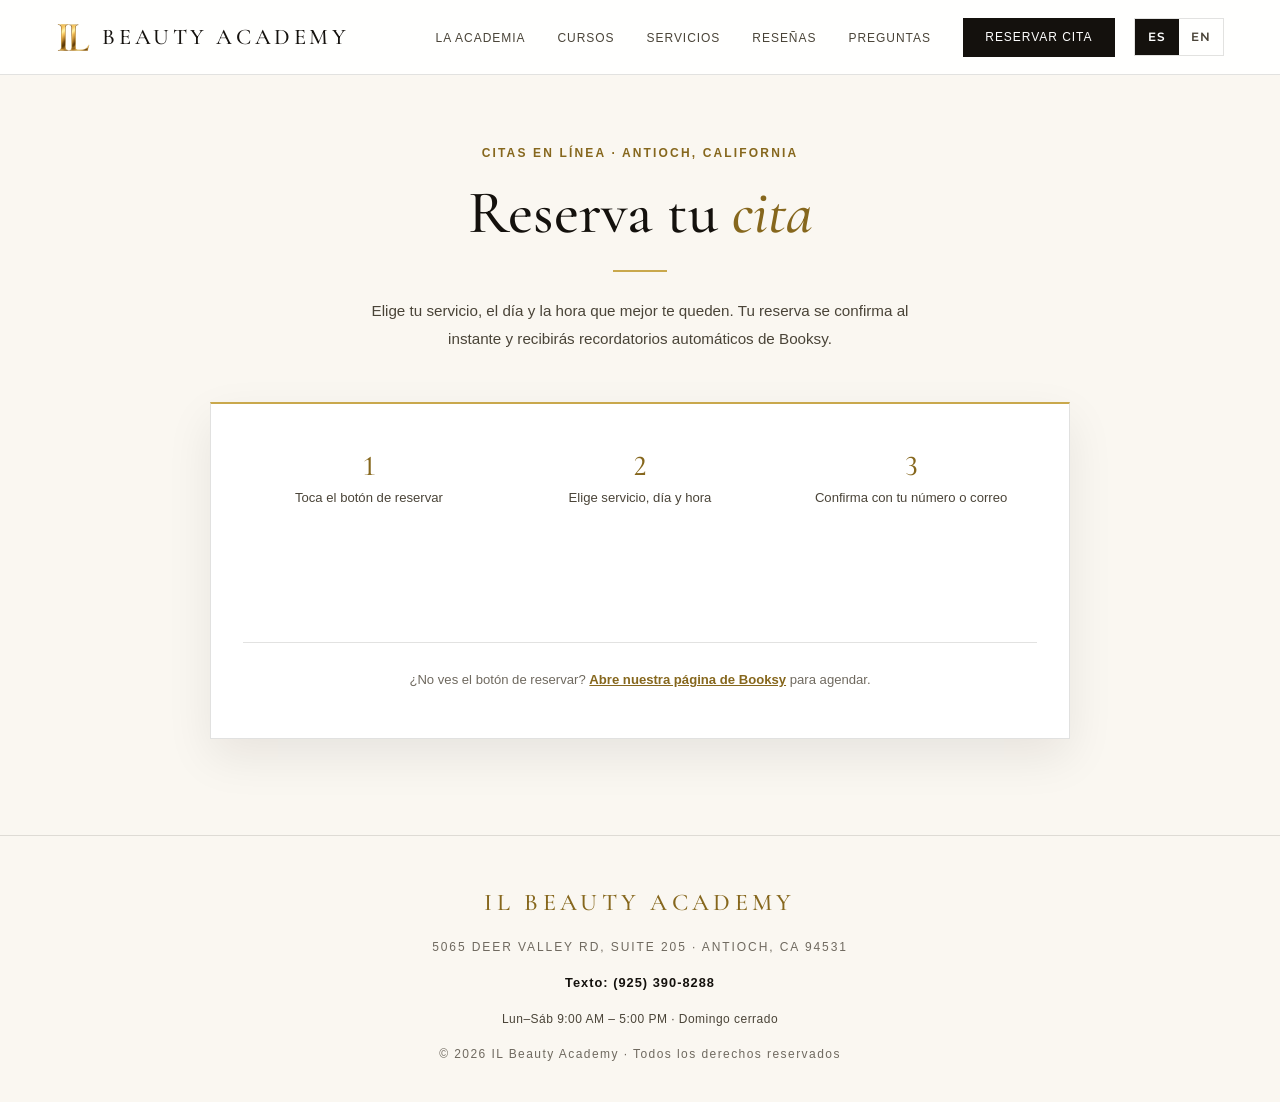
<file: citas/index.html>
<!DOCTYPE html>
<html lang="es">
<head>
<meta charset="UTF-8"/>
<meta name="viewport" content="width=device-width, initial-scale=1.0"/>
<meta name="color-scheme" content="light only"/>
<title>Reserva tu cita · IL Beauty Academy — Antioch, CA</title>
<link rel="icon" type="image/png" sizes="32x32" href="/img/icon-32.png?v=3"/>
<link rel="apple-touch-icon" sizes="180x180" href="/img/icon-180.png?v=3"/>
<meta name="theme-color" content="#14110d"/>
<meta property="og:type" content="website"/>
<meta property="og:site_name" content="IL Beauty Academy"/>
<meta property="og:title" content="Reserva tu cita · IL Beauty Academy"/>
<meta property="og:description" content="Reserva en línea manicura rusa, pestañas, microblading y pedicura en Antioch, CA. / Book online."/>
<meta property="og:url" content="https://ilbeautyacademy.com/citas/"/>
<meta property="og:image" content="https://ilbeautyacademy.com/img/og-image.jpg?v=3"/>
<meta property="og:image:width" content="1200"/>
<meta property="og:image:height" content="630"/>
<meta name="twitter:card" content="summary_large_image"/>
<meta name="description" content="Reserva tu cita en IL Beauty Academy en Antioch, CA. Elige servicio, día y hora en línea a través de Booksy."/>
<link href="https://fonts.googleapis.com/css2?family=Cormorant+Garamond:ital,wght@0,300;0,400;0,500;0,600;1,300;1,400;1,500&family=Montserrat:wght@300;400;500;600;700&display=swap" rel="stylesheet"/>
<style>
  :root{
    color-scheme: light;
    --paper:#ffffff;
    --paper-2:#faf7f1;
    --ink:#14110d;
    --ink-soft:#4a4438;
    --gray:#8a8378;
    --gold:#C9A84C;
    --gold-deep:#9c7823;
    --line:rgba(20,17,13,0.12);
    --gold-line:rgba(156,120,35,0.28);
  }
  *,*::before,*::after{box-sizing:border-box;margin:0;padding:0;}
  html{background:#fff;}
  body{background:var(--paper);color:var(--ink);font-family:'Montserrat',sans-serif;line-height:1.6;overflow-x:hidden;-webkit-font-smoothing:antialiased;min-height:100vh;display:flex;flex-direction:column;}
  a{color:inherit;}

  .eyebrow{font-size:0.62rem;letter-spacing:0.34em;text-transform:uppercase;color:var(--gold-deep);font-weight:600;}
  .display{font-family:'Cormorant Garamond',serif;font-weight:300;line-height:1.04;}
  .display em{font-style:italic;color:var(--gold-deep);}
  .rule{width:54px;height:2px;background:var(--gold);}

  /* ---------- NAV (igual que la portada) ---------- */
  nav{position:fixed;top:0;left:0;right:0;z-index:200;display:flex;align-items:center;justify-content:space-between;
    padding:1.1rem 3.5rem;background:rgba(255,255,255,0.92);backdrop-filter:blur(14px);border-bottom:1px solid var(--line);}
  .logo{font-family:'Cormorant Garamond',serif;font-size:1.4rem;font-weight:500;letter-spacing:0.16em;text-transform:uppercase;color:var(--gold-deep);text-decoration:none;}
  .logo span{color:var(--ink);}
  .nav-links{display:flex;align-items:center;gap:2rem;list-style:none;}
  .nav-links a{display:inline-flex;align-items:center;font-size:0.66rem;letter-spacing:0.18em;text-transform:uppercase;text-decoration:none;color:var(--ink-soft);font-weight:500;transition:color .2s;}
  .nav-links a:hover{color:var(--gold-deep);}
  .nav-cta{background:var(--ink);color:#fff !important;padding:0.62rem 1.4rem;font-size:0.62rem;letter-spacing:0.18em;font-weight:600;transition:background .2s;}
  .nav-cta:hover{background:var(--gold-deep);}
  .hamb{display:none;flex-direction:column;align-items:center;justify-content:center;gap:5px;width:44px;height:44px;background:none;border:none;cursor:pointer;padding:0;}
  .hamb span{width:22px;height:2px;background:var(--ink);transition:.3s;}
  #navtog{display:none;}

  /* ---------- CITAS ---------- */
  main{flex:1;padding:9rem 2rem 6rem;background:var(--paper-2);border-bottom:1px solid var(--line);}
  .wrap{max-width:860px;margin:0 auto;}
  .head{text-align:center;margin-bottom:3rem;}
  .head .eyebrow{display:block;margin-bottom:1rem;}
  .head h1{font-size:clamp(2.4rem,5vw,3.8rem);}
  .head .rule{margin:1.4rem auto 0;}
  .head p{max-width:560px;margin:1.6rem auto 0;color:var(--ink-soft);font-size:0.95rem;line-height:1.85;}

  .booking-card{background:var(--paper);border:1px solid var(--line);border-top:2px solid var(--gold);box-shadow:0 18px 44px rgba(20,17,13,0.08);padding:3rem 2rem;text-align:center;}
  .booking-steps{display:grid;grid-template-columns:repeat(3,1fr);gap:1.2rem;margin-bottom:2.4rem;list-style:none;}
  .booking-steps li{font-size:0.82rem;color:var(--ink-soft);line-height:1.6;}
  .booking-steps b{display:block;font-family:'Cormorant Garamond',serif;font-size:1.8rem;font-weight:500;color:var(--gold-deep);line-height:1;margin-bottom:.4rem;}
  /* Aquí Booksy inserta su botón */
  #booksy-widget{min-height:64px;display:flex;justify-content:center;align-items:center;}

  .booking-alt{margin-top:2rem;padding-top:1.6rem;border-top:1px solid var(--line);font-size:0.82rem;color:var(--gray);}
  .booking-alt a{color:var(--gold-deep);font-weight:600;}

  /* ---------- FOOTER ---------- */
  footer{background:var(--paper-2);color:var(--ink-soft);padding:3rem 2rem 2.4rem;}
  .foot-in{max-width:1180px;margin:0 auto;display:flex;flex-direction:column;align-items:center;gap:1rem;text-align:center;}
  .foot-logo{font-family:'Cormorant Garamond',serif;font-size:1.5rem;font-weight:500;letter-spacing:0.18em;text-transform:uppercase;color:var(--gold-deep);}
  .foot-addr{font-size:0.62rem;letter-spacing:0.16em;text-transform:uppercase;color:var(--gray);}
  .foot-copy{font-size:0.6rem;letter-spacing:0.12em;color:var(--gray);}

  @media (max-width:768px){
    nav{padding:.9rem 1.2rem;}
    .nav-links{position:fixed;top:0;right:0;height:100vh;width:78%;max-width:320px;background:#fff;border-left:1px solid var(--line);flex-direction:column;justify-content:center;align-items:stretch;gap:.4rem;padding:0 2rem;transform:translateX(100%);transition:transform .35s;box-shadow:-10px 0 30px rgba(20,17,13,0.08);}
    .nav-links a{color:var(--ink);font-size:0.95rem;justify-content:center;padding:.95rem 0;min-height:44px;}
    .nav-links .nav-cta{color:#fff !important;background:var(--ink);margin-top:.6rem;padding:1rem 1.4rem;}
    #navtog:checked ~ .nav-links{transform:translateX(0);}
    .hamb{display:flex;z-index:210;}
    #navtog:checked ~ .hamb span:nth-child(1){transform:translateY(7px) rotate(45deg);}
    #navtog:checked ~ .hamb span:nth-child(2){opacity:0;}
    #navtog:checked ~ .hamb span:nth-child(3){transform:translateY(-7px) rotate(-45deg);}
    main{padding:7rem 1rem 4rem;}
    .booking-card{padding:2.2rem 1.2rem;}
    .booking-steps{grid-template-columns:1fr;}
  }
</style>
<link rel="stylesheet" href="/typography.css?v=2"/>
<link rel="stylesheet" href="/site.css?v=20"/>
<!-- Meta Pixel -->
<script>
!function(f,b,e,v,n,t,s){if(f.fbq)return;n=f.fbq=function(){n.callMethod?
n.callMethod.apply(n,arguments):n.queue.push(arguments)};if(!f._fbq)f._fbq=n;
n.push=n;n.loaded=!0;n.version='2.0';n.queue=[];t=b.createElement(e);t.async=!0;
t.src=v;s=b.getElementsByTagName(e)[0];s.parentNode.insertBefore(t,s)}(window,
document,'script','https://connect.facebook.net/en_US/fbevents.js');
fbq('init','1121499000759709');
fbq('track','PageView');
</script>
<noscript><img height="1" width="1" style="display:none" alt="" src="https://www.facebook.com/tr?id=1121499000759709&ev=PageView&noscript=1"/></noscript>
<!-- End Meta Pixel -->
</head>
<body>

<nav>
  <a href="/" class="logo" aria-label="IL Beauty Academy"><img class="logo-mark" src="/img/logo-il.png?v=2" alt="" width="44" height="44"/><span class="logo-text">Beauty Academy</span></a>
  <input type="checkbox" id="navtog"/>
  <ul class="nav-links">
    <li><a href="/#top">La Academia</a></li>
    <li><a href="/cursos/">Cursos</a></li>
    <li><a href="/#servicios">Servicios</a></li>
    <li><a href="/#resenas">Reseñas</a></li>
    <li><a href="/#faq">Preguntas</a></li>
    <li><a class="nav-cta" href="/citas/" aria-current="page">Reservar cita</a></li>
  </ul>
  <div class="lang-switch" role="group" aria-label="Idioma / Language"><button type="button" data-lang="es" lang="es" aria-pressed="true">ES</button><button type="button" data-lang="en" lang="en" aria-pressed="false">EN</button></div>
  <label class="hamb" for="navtog"><span></span><span></span><span></span></label>
</nav>

<main>
  <div class="wrap">
    <div class="head">
      <span class="eyebrow">Citas en línea · Antioch, California</span>
      <h1 class="display">Reserva tu <em>cita</em></h1>
      <div class="rule"></div>
      <p>Elige tu servicio, el día y la hora que mejor te queden. Tu reserva se confirma al instante y recibirás recordatorios automáticos de Booksy.</p>
    </div>

    <div class="booking-card">
      <ol class="booking-steps">
        <li><b>1</b>Toca el botón de reservar</li>
        <li><b>2</b>Elige servicio, día y hora</li>
        <li><b>3</b>Confirma con tu número o correo</li>
      </ol>

      <!-- Widget oficial de Booksy -->
      <div id="booksy-widget"><!-- lang.js carga aquí el script de Booksy en el idioma elegido --></div>

      <p class="booking-alt">¿No ves el botón de reservar? <a href="https://booksy.com/en-us/1698446_il-beauty-academy_nail-salon_103886_antioch" target="_blank" rel="noopener">Abre nuestra página de Booksy</a> para agendar.</p>
    </div>
  </div>
</main>

<footer>
  <div class="foot-in">
    <div class="foot-logo">IL Beauty Academy</div>
    <a class="foot-addr" href="https://maps.app.goo.gl/nbDPUWKwXdyxn8jh6" target="_blank" rel="noopener">5065 Deer Valley Rd, Suite 205 · Antioch, CA 94531</a>
    <a class="foot-phone" href="sms:+19253908288" aria-label="Enviar texto al (925) 390-8288">Texto: (925) 390-8288</a>
    <div class="foot-hours">Lun–Sáb 9:00 AM – 5:00 PM · Domingo cerrado</div>
    <div class="foot-copy">© 2026 IL Beauty Academy · Todos los derechos reservados</div>
  </div>
</footer>

<script>
/* Cerrar menú móvil al tocar un enlace */
document.querySelectorAll('.nav-links a').forEach(function(a){a.addEventListener('click',function(){document.getElementById('navtog').checked=false;});});
</script>
<script src="/lang.js?v=16"></script>
<script>
document.addEventListener('click', function (e) {
  var a = e.target.closest('a[href*="wa.me"], a[href*="whatsapp.com"], a[href^="sms:"]');
  if (!a || typeof fbq !== 'function') return;
  fbq('track', 'Contact', {
    content_name: document.title,
    method: a.href.indexOf('sms:') === 0 ? 'sms' : 'whatsapp'
  });
}, true);
</script>
</body>
</html>
</file>
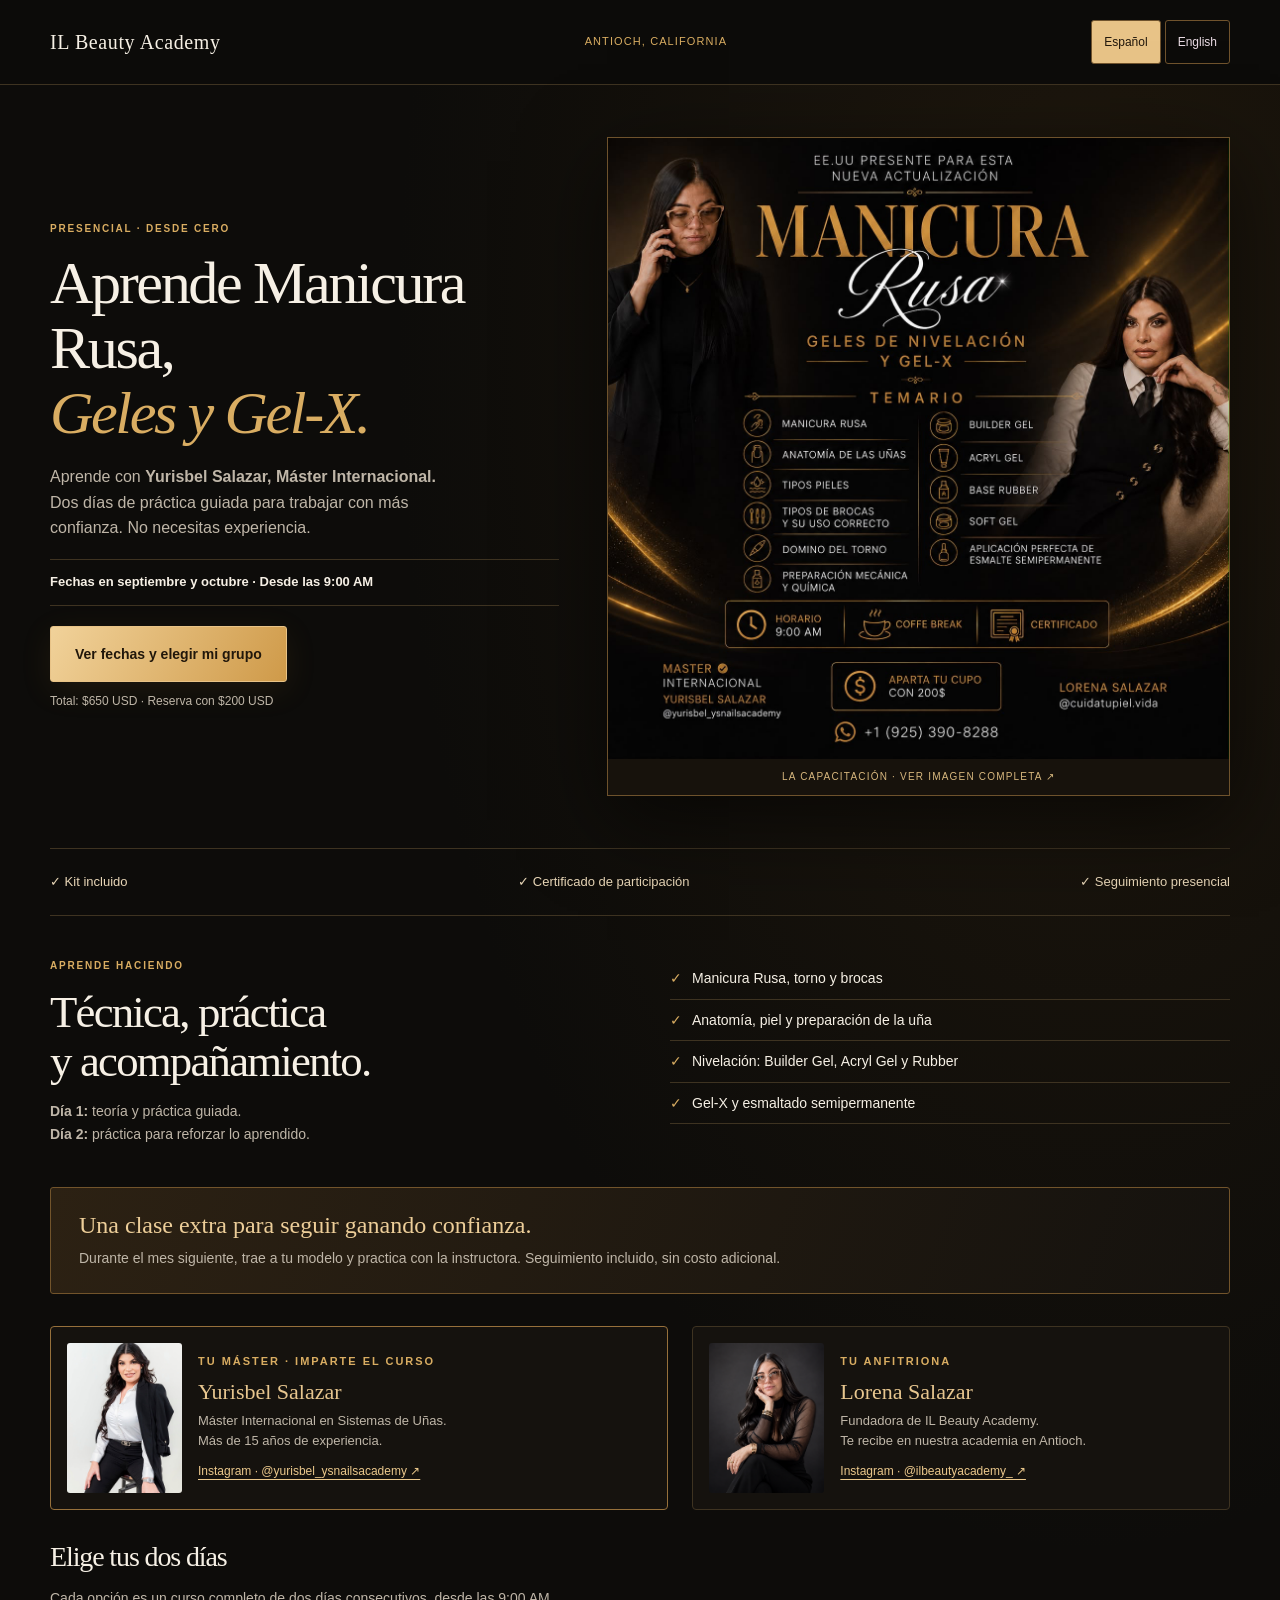
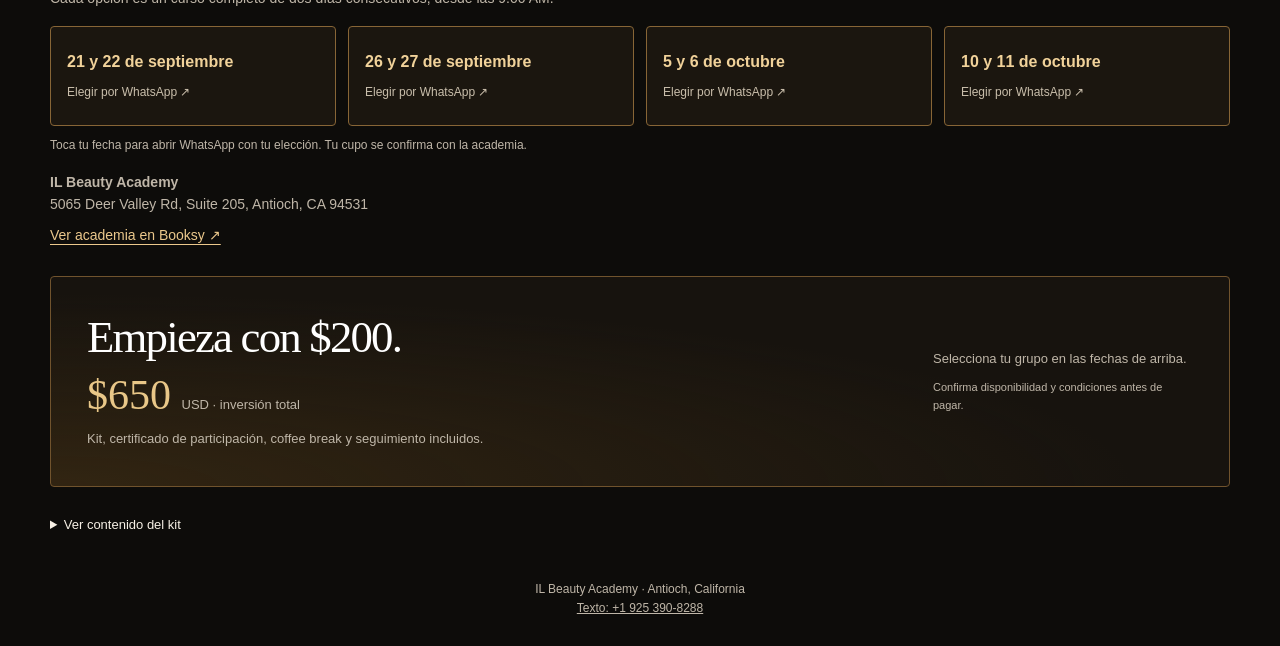
<file: curso-manicura-rusa/index.html>
<!doctype html>
<html lang="es">
<head>
<meta charset="utf-8">
<meta name="viewport" content="width=device-width,initial-scale=1">
<title>Manicura Rusa y Gel-X · IL Beauty Academy</title>
<meta name="description" content="Curso presencial en Antioch. Manicura Rusa, Geles y Gel-X. Kit y seguimiento incluidos. Total $650 USD; reserva con $200.">
<style>
:root{--paper:#faf7f2;--ink:#30232d;--muted:#6c5c65;--plum:#522d46;--rose:#eedee4;--line:#ded2d8}
*{box-sizing:border-box}body{margin:0;background:var(--paper);color:var(--ink);font:16px/1.6 Arial,sans-serif}h1,h2,h3,p{margin:0}h1,h2{font-family:Georgia,serif;font-weight:400;line-height:1.08;letter-spacing:-.04em}h1{font-size:clamp(2.7rem,5.5vw,4.5rem)}h1 em{color:var(--plum)}h2{font-size:clamp(2rem,3.5vw,2.8rem)}a{color:inherit}.wrap{width:min(1000px,calc(100% - 40px));margin:auto}nav{padding:20px 0;border-bottom:1px solid var(--line)}nav .wrap{display:flex;justify-content:space-between;gap:20px;align-items:center}.brand{font:20px Georgia,serif;text-decoration:none}.location,.label{font-size:11px;letter-spacing:.1em;text-transform:uppercase}.label{display:block;color:var(--plum);font-weight:700;margin-bottom:14px}.hero{display:grid;grid-template-columns:1.2fr .8fr;gap:45px;align-items:center;padding:45px 0}.intro{color:var(--muted);margin:18px 0}.date{font-weight:700;font-size:14px;margin-bottom:20px}.btn{display:inline-flex;justify-content:center;align-items:center;text-align:center;background:var(--plum);color:white;text-decoration:none;padding:16px 24px;border-radius:6px;font-weight:700;font-size:14px;min-height:54px}.btn:hover{background:#3c2033}a:focus-visible,summary:focus-visible{outline:3px solid #a9668a;outline-offset:4px}.small{font-size:12px;color:var(--muted);margin-top:10px}.photo{min-width:0;min-height:310px;background:var(--rose);border:1px dashed #a68b9b;border-radius:120px 120px 8px 8px;display:grid;place-items:center;text-align:center;color:#725468;padding:24px}.photo span{font-size:12px}.photo b{display:block;font:30px Georgia,serif;margin-bottom:8px}.benefits{display:flex;justify-content:space-between;gap:14px;flex-wrap:wrap;padding:18px 0;border-top:1px solid var(--line);border-bottom:1px solid var(--line);font-size:13px;font-weight:700}.learn{padding:35px 0;display:grid;grid-template-columns:1fr 1fr;gap:35px}.learn p{color:var(--muted);margin-top:15px;font-size:14px}.topics{padding:0;margin:0;list-style:none}.topics li{padding:9px 0;border-bottom:1px solid var(--line);font-size:14px}.topics li:before{content:'✓';color:var(--plum);margin-right:10px}.bonus{background:var(--rose);padding:22px;border-radius:8px}.bonus p{font-size:14px;margin-top:6px;color:var(--muted)}.teachers{display:grid;grid-template-columns:1fr 1fr;gap:25px;padding:32px 0}.teacher{display:flex;align-items:center;gap:16px}.portrait{width:72px;height:86px;flex-shrink:0;border:1px dashed #a68b9b;background:var(--rose);border-radius:40px 40px 4px 4px;display:grid;place-items:center;font-size:11px;color:#725468}.teacher h3{font:22px Georgia,serif}.teacher p{font-size:13px;color:var(--muted);margin-top:6px}.booking{background:var(--plum);color:#fff;padding:30px;border-radius:10px;display:flex;align-items:center;justify-content:space-between;gap:25px}.price{font:42px Georgia,serif;margin:10px 0}.price small{font:13px Arial,sans-serif}.booking p{font-size:13px;color:#eadbe4}.booking .btn{background:var(--paper);color:var(--plum)}.booking .small{font-size:11px;max-width:260px}details{margin:20px 0;font-size:13px;color:var(--muted)}summary{cursor:pointer;color:var(--ink);padding:8px 0}details p{margin:8px 0;max-width:750px}footer{padding:16px 0 28px;font-size:12px;color:var(--muted);text-align:center}
@media(max-width:650px){.location{font-size:9px;letter-spacing:0}.brand{font-size:17px}.hero{grid-template-columns:1fr;gap:24px;padding:30px 0}.photo{min-height:180px;border-radius:60px 60px 8px 8px}.hero .btn{width:100%}.learn{grid-template-columns:1fr;gap:18px;padding:28px 0}.teachers{grid-template-columns:1fr;gap:22px}.booking{flex-direction:column;align-items:stretch;padding:24px}.booking .btn{width:100%}.benefits{font-size:12px}.booking .small{max-width:none}}
/* Edición negro y oro, inspirada en el afiche de la capacitación. */
:root{--paper:#0d0c0a;--ink:#f6f0e5;--muted:#bfb6a8;--plum:#d9ad62;--rose:#19150f;--line:#3e3321}
body{background:radial-gradient(ellipse at 85% 15%,#39281066,transparent 45%),var(--paper)}
.wrap{width:min(1180px,calc(100% - 44px))}
nav{background:#0c0b09}.brand{letter-spacing:.03em}.location{color:var(--plum)}
.hero{grid-template-columns:.9fr 1.1fr;gap:48px;padding:52px 0}
h1{font-size:clamp(2.8rem,4.7vw,4.5rem)}h1 em{display:block}
.label{letter-spacing:.18em;font-size:10px}.intro{max-width:410px}
.date{padding:12px 0;border-top:1px solid var(--line);border-bottom:1px solid var(--line);font-size:13px}
.btn,.booking .btn{background:linear-gradient(120deg,#f1d29a,#cf9a49);color:#21170b;border:1px solid #e8c387;border-radius:3px;box-shadow:0 8px 32px #bd86331a}
.btn:hover,.booking .btn:hover{background:#f2d7a5;transform:translateY(-1px)}
a:focus-visible,summary:focus-visible{outline-color:#f1d29a}
.poster{display:block;min-width:0;position:relative;border:1px solid #6e522c;box-shadow:0 24px 80px #0009;text-decoration:none}
.poster img{display:block;width:100%;height:auto;aspect-ratio:1;object-fit:contain}
.poster-caption{display:block;padding:10px 14px;font-size:10px;letter-spacing:.12em;text-align:center;text-transform:uppercase;color:#d7b77e;background:#17120c}
.benefits{color:#e8d6b7;padding:23px 0;font-weight:400}
.learn{padding:42px 0;gap:60px}
.bonus{border:1px solid #72542b;border-radius:3px;background:linear-gradient(110deg,#2c2113,#15120e);padding:24px 28px}
.bonus strong{color:#edce99;font:24px Georgia,serif}
.teachers{padding:32px 0}.teacher{border-left:1px solid #a77c3e;padding-left:20px}.teacher h3{color:#e7c68f}
.portrait{display:none}
.booking{border:1px solid #70532d;border-radius:4px;background:radial-gradient(ellipse at 0 100%,#50391677,transparent 65%),#17130e;padding:36px}
.booking p,.booking .small{color:var(--muted)}.price{color:#e9c788}.price small{color:var(--muted)}
@media(max-width:650px){.hero{grid-template-columns:1fr;gap:28px;padding:30px 0}.hero h1{font-size:clamp(2.7rem,10vw,3.7rem)}.hero .intro{max-width:none}.learn{gap:22px;padding:30px 0}.benefits{font-size:11px;gap:12px}.booking{padding:25px}.poster-caption{font-size:11px}.location{font-size:9px;letter-spacing:.02em}}
@media(prefers-reduced-motion:reduce){.btn:hover{transform:none}}
.teachers{grid-template-columns:1.15fr 1fr;gap:24px}.teacher{min-width:0;padding:16px;border:1px solid var(--line);background:#15120e;border-radius:4px}.teacher.master{border-color:#96703b}.teacher-photo{width:115px;height:150px;object-fit:cover;object-position:50% 12%;flex-shrink:0;border-radius:3px}.teacher-photo.lorena{object-position:50% 14%}.teacher .label{font-size:11px;margin-bottom:8px}.social{display:inline-block;color:#ebc88c;font-size:12px;margin-top:10px;overflow-wrap:anywhere;text-underline-offset:4px}.schedule{padding:0 0 30px}.schedule h2{font-size:28px;margin-bottom:15px}.calendar{display:flex;flex-wrap:wrap;gap:10px}.calendar span{padding:10px 16px;border:1px solid var(--line);border-radius:3px;color:#ecd4aa;font-size:14px}.venue{font-style:normal;margin:16px 0 0;color:var(--muted);font-size:14px}.venue a{display:inline-block;color:#ebc88c;margin-top:8px;text-underline-offset:4px}
@media(max-width:800px){.teachers{grid-template-columns:1fr}.teacher-photo{width:100px;height:125px}}
.schedule{scroll-margin-top:24px}.schedule-help{font-size:14px;color:var(--muted);margin-bottom:16px}.calendar{display:grid;grid-template-columns:repeat(auto-fit,minmax(190px,1fr));gap:12px}.date-option{display:flex;flex-direction:column;gap:8px;padding:20px 16px;border:1px solid #876536;border-radius:4px;background:#1b160f;text-decoration:none;min-height:100px;justify-content:center}.date-option strong{font-size:16px;color:#f1d29a}.date-option small{font-size:12px;color:#c9beab}.date-option:hover{background:#302414;border-color:#f1d29a}.date-option:focus-visible{outline:3px solid #f1d29a;outline-offset:3px}
.language-switch{display:flex;gap:4px}.language-switch button{font:12px Arial,sans-serif;min-height:44px;padding:8px 12px;border:1px solid #70532d;background:transparent;color:#eadbe4;border-radius:3px;cursor:pointer}.language-switch button[aria-pressed="true"]{background:#e8c387;color:#21170b}.language-switch button:focus-visible{outline:3px solid #f1d29a;outline-offset:3px}nav .wrap{flex-wrap:wrap}.teacher>div{min-width:0}@media(max-width:400px){nav .location{display:none}}
</style>
<!-- Meta Pixel -->
<script>
!function(f,b,e,v,n,t,s){if(f.fbq)return;n=f.fbq=function(){n.callMethod?
n.callMethod.apply(n,arguments):n.queue.push(arguments)};if(!f._fbq)f._fbq=n;
n.push=n;n.loaded=!0;n.version='2.0';n.queue=[];t=b.createElement(e);t.async=!0;
t.src=v;s=b.getElementsByTagName(e)[0];s.parentNode.insertBefore(t,s)}(window,
document,'script','https://connect.facebook.net/en_US/fbevents.js');
fbq('init','1121499000759709');
fbq('track','PageView');
</script>
<noscript><img height="1" width="1" style="display:none" alt="" src="https://www.facebook.com/tr?id=1121499000759709&ev=PageView&noscript=1"/></noscript>
<!-- End Meta Pixel -->
</head>
<body>
<nav aria-label="Academia"><div class="wrap"><a class="brand" href="../index.html">IL Beauty Academy</a><span class="location">Antioch, California</span><div class="language-switch" role="group" aria-label="Idioma / Language"><button type="button" data-lang="es" lang="es" aria-pressed="true">Español</button><button type="button" data-lang="en" lang="en" aria-pressed="false">English</button></div></div></nav>
<main class="wrap">
<section class="hero">
<div><span class="label">Presencial · Desde cero</span><h1>Aprende Manicura Rusa, <em>Geles y Gel-X.</em></h1>
<p class="intro">Aprende con <strong>Yurisbel Salazar, Máster Internacional.</strong> Dos días de práctica guiada para trabajar con más confianza. No necesitas experiencia.</p>
<p class="date">Fechas en septiembre y octubre · Desde las 9:00 AM</p>
<a class="btn" href="#fechas">Ver fechas y elegir mi grupo</a>
<p class="small">Total: $650 USD · Reserva con $200 USD</p></div>
<a class="poster" href="curso-manicura.png" target="_blank" rel="noopener" aria-label="Ver afiche completo de la capacitación"><img src="curso-manicura.png" width="1254" height="1254" fetchpriority="high" alt="Afiche de Manicura Rusa, Geles de Nivelación y Gel-X con Yurisbel Salazar y Lorena Salazar, temario y reserva por WhatsApp."><span class="poster-caption">La capacitación · Ver imagen completa ↗</span></a>
</section>
<div class="benefits"><span>✓ Kit incluido</span><span>✓ Certificado de participación</span><span>✓ Seguimiento presencial</span></div>
<section class="learn"><div><span class="label">Aprende haciendo</span><h2>Técnica, práctica<br>y acompañamiento.</h2><p><strong>Día 1:</strong> teoría y práctica guiada.<br><strong>Día 2:</strong> práctica para reforzar lo aprendido.</p></div><ul class="topics" aria-label="Temario"><li>Manicura Rusa, torno y brocas</li><li>Anatomía, piel y preparación de la uña</li><li>Nivelación: Builder Gel, Acryl Gel y Rubber</li><li>Gel-X y esmaltado semipermanente</li></ul></section>
<aside class="bonus"><strong>Una clase extra para seguir ganando confianza.</strong><p>Durante el mes siguiente, trae a tu modelo y practica con la instructora. Seguimiento incluido, sin costo adicional.</p></aside>
<section class="teachers" aria-label="Máster y anfitriona">
<article class="teacher master"><img class="teacher-photo" src="yurisbel.png" alt="Yurisbel Salazar, máster que imparte la capacitación" width="115" height="150" loading="lazy"><div><span class="label">Tu máster · Imparte el curso</span><h3>Yurisbel Salazar</h3><p>Máster Internacional en Sistemas de Uñas.<br>Más de 15 años de experiencia.</p><a class="social" href="https://www.instagram.com/yurisbel_ysnailsacademy/" target="_blank" rel="noopener">Instagram · @yurisbel_ysnailsacademy ↗</a></div></article>
<article class="teacher"><img class="teacher-photo lorena" src="lorena-limpia.png" alt="Lorena Salazar, fundadora de IL Beauty Academy y anfitriona" width="115" height="150" loading="lazy"><div><span class="label">Tu anfitriona</span><h3>Lorena Salazar</h3><p>Fundadora de IL Beauty Academy.<br>Te recibe en nuestra academia en Antioch.</p><a class="social" href="https://www.instagram.com/ilbeautyacademy_/" target="_blank" rel="noopener">Instagram · @ilbeautyacademy_ ↗</a></div></article>
</section>
<section class="schedule" id="fechas" aria-labelledby="dates-title"><h2 id="dates-title">Elige tus dos días</h2><p class="schedule-help">Cada opción es un curso completo de dos días consecutivos, desde las 9:00 AM.</p><div class="calendar"><a class="date-option" href="https://wa.me/19253908288?text=Hola%2C%20quiero%20reservar%20el%20curso%20de%20Manicura%20Rusa%2C%20Geles%20y%20Gel-X%20con%20Yurisbel%20para%20el%2021%20y%2022%20de%20septiembre.%20%C2%BFHay%20cupos%20disponibles%20y%20c%C3%B3mo%20aparto%20con%20%24200%20USD%3F" target="_blank" rel="noopener"><strong>21 y 22 de septiembre</strong><small>Elegir por WhatsApp ↗</small></a>
<a class="date-option" href="https://wa.me/19253908288?text=Hola%2C%20quiero%20reservar%20el%20curso%20de%20Manicura%20Rusa%2C%20Geles%20y%20Gel-X%20con%20Yurisbel%20para%20el%2026%20y%2027%20de%20septiembre.%20%C2%BFHay%20cupos%20disponibles%20y%20c%C3%B3mo%20aparto%20con%20%24200%20USD%3F" target="_blank" rel="noopener"><strong>26 y 27 de septiembre</strong><small>Elegir por WhatsApp ↗</small></a>
<a class="date-option" href="https://wa.me/19253908288?text=Hola%2C%20quiero%20reservar%20el%20curso%20de%20Manicura%20Rusa%2C%20Geles%20y%20Gel-X%20con%20Yurisbel%20para%20el%205%20y%206%20de%20octubre.%20%C2%BFHay%20cupos%20disponibles%20y%20c%C3%B3mo%20aparto%20con%20%24200%20USD%3F" target="_blank" rel="noopener"><strong>5 y 6 de octubre</strong><small>Elegir por WhatsApp ↗</small></a>
<a class="date-option" href="https://wa.me/19253908288?text=Hola%2C%20quiero%20reservar%20el%20curso%20de%20Manicura%20Rusa%2C%20Geles%20y%20Gel-X%20con%20Yurisbel%20para%20el%2010%20y%2011%20de%20octubre.%20%C2%BFHay%20cupos%20disponibles%20y%20c%C3%B3mo%20aparto%20con%20%24200%20USD%3F" target="_blank" rel="noopener"><strong>10 y 11 de octubre</strong><small>Elegir por WhatsApp ↗</small></a>
</div><p class="small">Toca tu fecha para abrir WhatsApp con tu elección. Tu cupo se confirma con la academia.</p><address class="venue"><strong>IL Beauty Academy</strong><br>5065 Deer Valley Rd, Suite 205, Antioch, CA 94531<br><a href="https://booksy.com/en-us/1209785_il-beauty-academy_nail-salon_103886_antioch" target="_blank" rel="noopener">Ver academia en Booksy ↗</a></address></section>
<section class="booking"><div><h2>Empieza con $200.</h2><div class="price">$650 <small>USD · inversión total</small></div><p>Kit, certificado de participación, coffee break y seguimiento incluidos.</p></div><div><p>Selecciona tu grupo en las fechas de arriba.</p><p class="small">Confirma disponibilidad y condiciones antes de pagar.</p></div></section>
<details><summary>Ver contenido del kit</summary><p>Lima, spongee, builder, builder gel, deshidratador, bond, acryl gel, kit de brocas, líquido moldeador, esmalte semipermanente, base, top y tips Gel-X.</p></details>
</main>
<footer>IL Beauty Academy · Antioch, California<br><a href="sms:+19253908288">Texto: +1 925 390-8288</a></footer>
<script src="language.js?v=2"></script>
<script>
document.addEventListener('click', function (e) {
  var a = e.target.closest('a[href*="wa.me"], a[href*="whatsapp.com"], a[href^="sms:"]');
  if (!a || typeof fbq !== 'function') return;
  fbq('track', 'Contact', {
    content_name: document.title,
    method: a.href.indexOf('sms:') === 0 ? 'sms' : 'whatsapp'
  });
}, true);
</script>
</body>
</html>
</file>
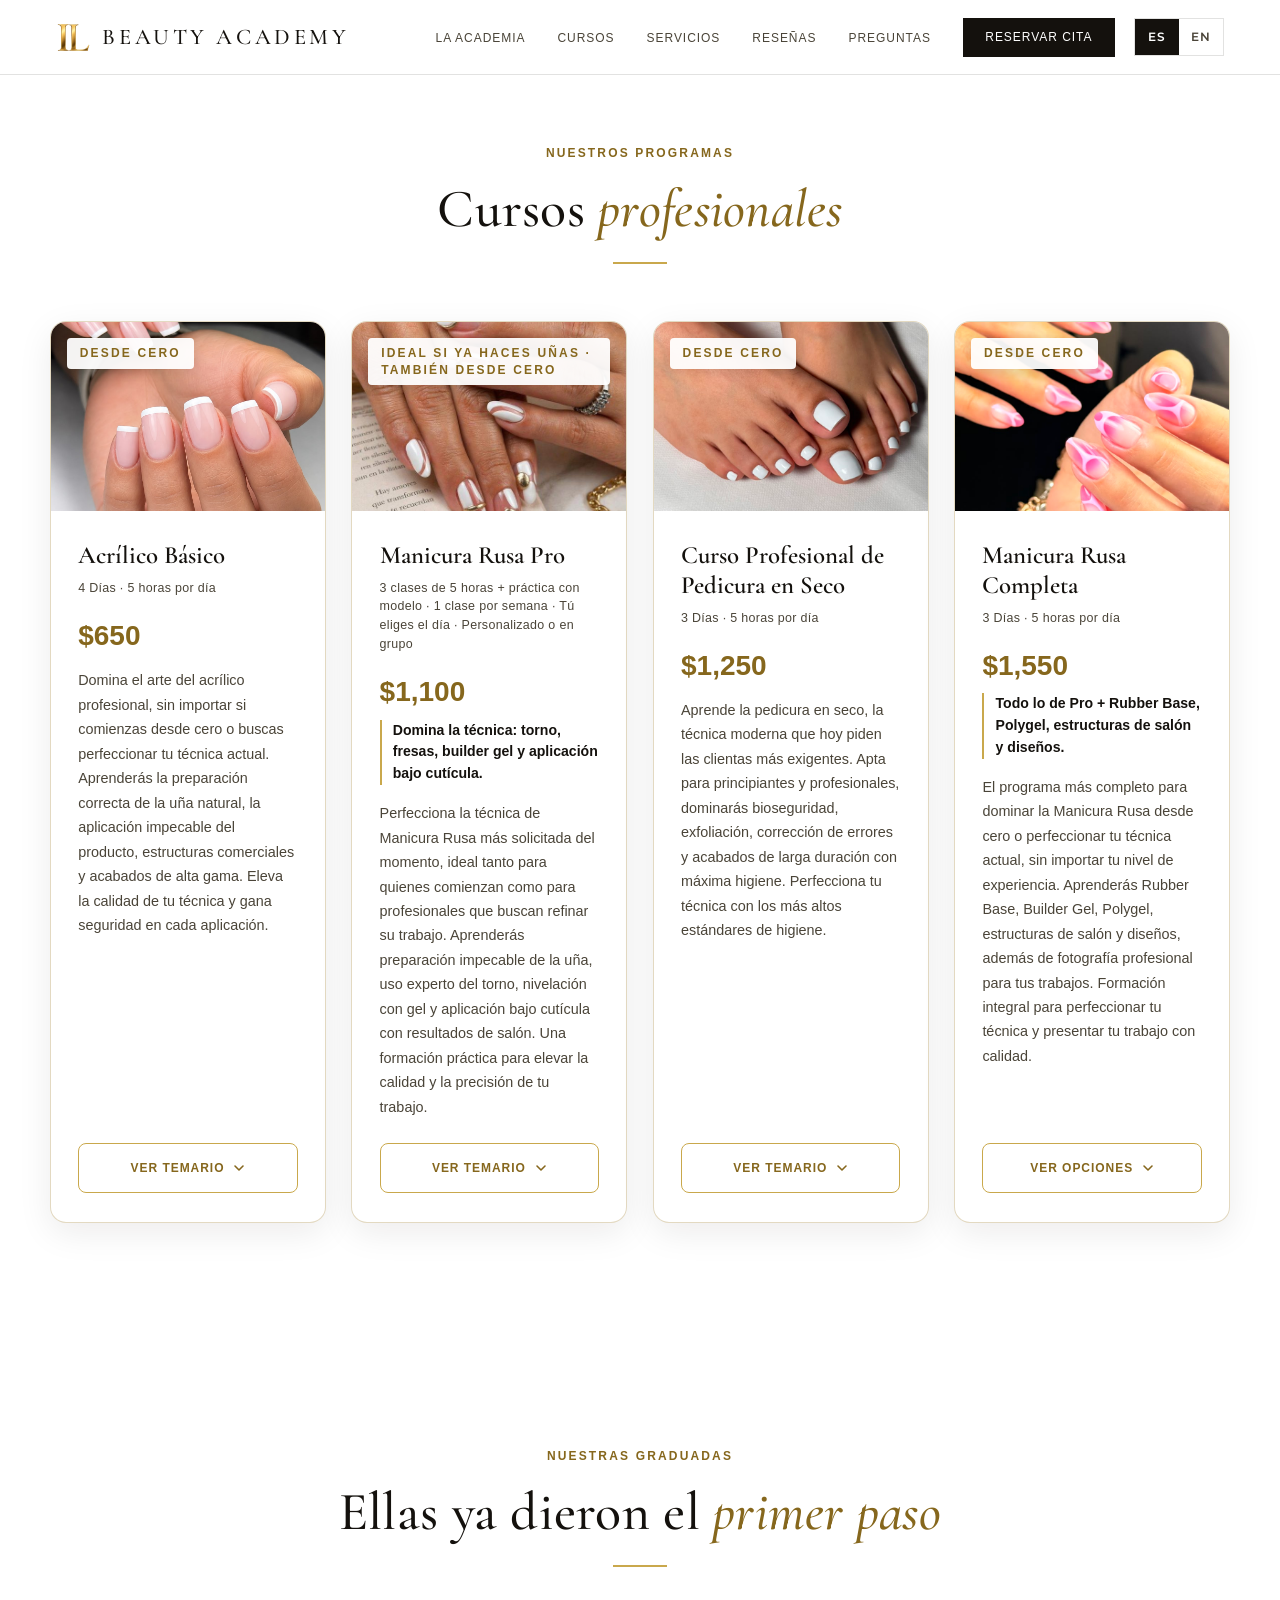
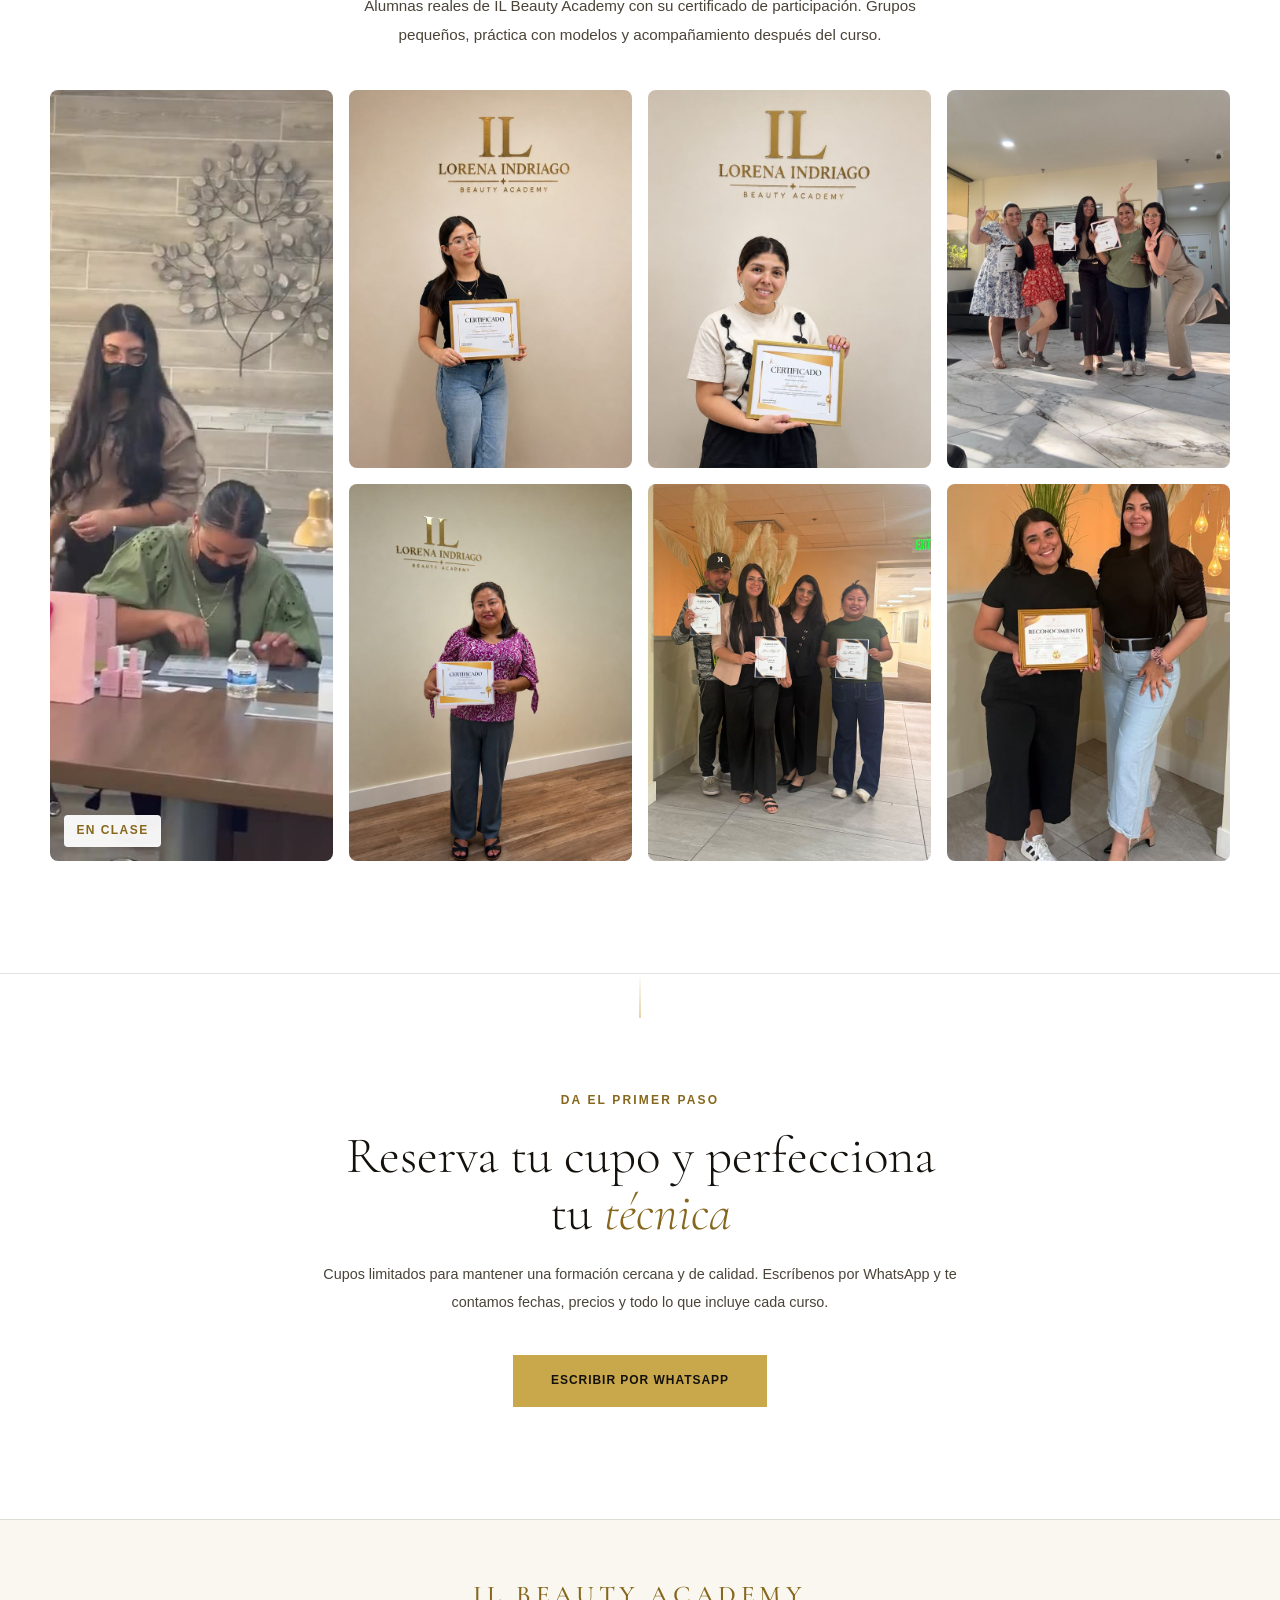
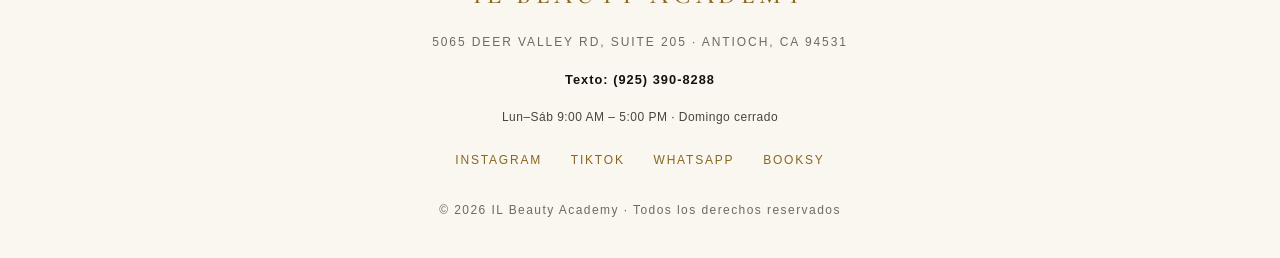
<file: cursos/index.html>
<!DOCTYPE html>
<html lang="es">
<head>
<meta charset="UTF-8"/>
<meta name="viewport" content="width=device-width, initial-scale=1.0"/>
<meta name="color-scheme" content="light only"/>
<meta name="supported-color-schemes" content="light"/>
<title>Cursos de Belleza · IL Beauty Academy — Antioch, CA</title>
<link rel="icon" type="image/png" sizes="32x32" href="/img/icon-32.png?v=3"/>
<link rel="apple-touch-icon" sizes="180x180" href="/img/icon-180.png?v=3"/>
<meta name="theme-color" content="#14110d"/>
<meta property="og:type" content="website"/>
<meta property="og:site_name" content="IL Beauty Academy"/>
<meta property="og:title" content="Cursos de uñas · IL Beauty Academy"/>
<meta property="og:description" content="Acrílico, Manicura Rusa y Pedicura en seco en Antioch, CA. Kit y certificado de participación incluidos. / Skills courses with kit and certificate of participation."/>
<meta property="og:url" content="https://ilbeautyacademy.com/cursos/"/>
<meta property="og:image" content="https://ilbeautyacademy.com/img/og-image.jpg?v=3"/>
<meta property="og:image:width" content="1200"/>
<meta property="og:image:height" content="630"/>
<meta name="twitter:card" content="summary_large_image"/>
<meta name="description" content="Cursos profesionales de acrílico, Manicura Rusa y pedicura en seco en Antioch, CA. Temarios, precios y reservas por WhatsApp."/>
<link href="https://fonts.googleapis.com/css2?family=Cormorant+Garamond:ital,wght@0,300;0,400;0,500;0,600;1,300;1,400;1,500&family=Montserrat:wght@300;400;500;600;700&display=swap" rel="stylesheet"/>
<style>
  :root{
    color-scheme: light;
    --paper:#ffffff;
    --paper-2:#faf7f1;
    --ink:#14110d;
    --ink-soft:#4a4438;
    --gray:#8a8378;
    --gold:#C9A84C;
    --gold-deep:#9c7823;
    --black:#111111;
    --line:rgba(20,17,13,0.12);
    --gold-line:rgba(156,120,35,0.28);
  }
  *,*::before,*::after{box-sizing:border-box;margin:0;padding:0;}
  html{scroll-behavior:smooth;background:#fff;}
  body{background:var(--paper);color:var(--ink);font-family:'Montserrat',sans-serif;font-weight:400;line-height:1.6;overflow-x:hidden;-webkit-font-smoothing:antialiased;}
  img{display:block;max-width:100%;}
  a{color:inherit;}

  /* ---------- TYPE HELPERS ---------- */
  .eyebrow{font-size:0.62rem;letter-spacing:0.34em;text-transform:uppercase;color:var(--gold-deep);font-weight:600;}
  .display{font-family:'Cormorant Garamond',serif;font-weight:300;line-height:1.04;letter-spacing:0.005em;}
  .display em{font-style:italic;color:var(--gold-deep);}
  .rule{width:54px;height:2px;background:var(--gold);}

  /* ---------- NAV ---------- */
  nav{position:fixed;top:0;left:0;right:0;z-index:200;display:flex;align-items:center;justify-content:space-between;
    padding:1.1rem 3.5rem;background:rgba(255,255,255,0.92);backdrop-filter:blur(14px);border-bottom:1px solid var(--line);}
  .logo{font-family:'Cormorant Garamond',serif;font-size:1.4rem;font-weight:500;letter-spacing:0.16em;text-transform:uppercase;color:var(--gold-deep);text-decoration:none;}
  .logo span{color:var(--ink);}
  .nav-links{display:flex;align-items:center;gap:2rem;list-style:none;}
  .nav-links a{display:inline-flex;align-items:center;font-size:0.66rem;letter-spacing:0.18em;text-transform:uppercase;text-decoration:none;color:var(--ink-soft);font-weight:500;transition:color .2s;}
  .nav-links a:hover{color:var(--gold-deep);}
  .nav-cta{background:var(--ink);color:#fff !important;padding:0.62rem 1.4rem;font-size:0.62rem;letter-spacing:0.18em;font-weight:600;transition:background .2s;}
  .nav-cta:hover{background:var(--gold-deep);}
  .hamb{display:none;flex-direction:column;align-items:center;justify-content:center;gap:5px;width:44px;height:44px;background:none;border:none;cursor:pointer;padding:0;}
  .hamb span{width:22px;height:2px;background:var(--ink);transition:.3s;}
  #navtog{display:none;}

  /* ---------- BUTTONS ---------- */
  .btn{display:inline-block;text-decoration:none;font-size:0.68rem;letter-spacing:0.2em;text-transform:uppercase;font-weight:600;padding:1.05rem 2.4rem;transition:all .25s;cursor:pointer;border:none;}
  .btn-gold{background:var(--gold);color:var(--ink);}
  .btn-gold:hover{background:var(--gold-deep);color:#fff;transform:translateY(-2px);}
  .btn-dark{background:var(--ink);color:#fff;}
  .btn-dark:hover{background:var(--gold-deep);transform:translateY(-2px);}
  .btn-ghost{background:transparent;color:var(--ink);border:1px solid var(--line);}
  .btn-ghost:hover{border-color:var(--gold-deep);color:var(--gold-deep);}

  /* ---------- HERO ---------- */
  .hero{display:grid;grid-template-columns:1.05fr 0.95fr;min-height:100vh;align-items:stretch;background:var(--paper);}
  .hero-text{display:flex;flex-direction:column;justify-content:center;padding:9rem 4.5rem 5rem;background:var(--paper);}
  .hero-text .eyebrow{margin-bottom:1.6rem;}
  .hero-text h1{font-size:clamp(2.9rem,5.2vw,5.3rem);margin-bottom:1.7rem;color:var(--ink);}
  .hero-text p{font-size:1rem;color:var(--ink-soft);max-width:34ch;line-height:1.85;margin-bottom:2.6rem;}
  .hero-ctas{display:flex;gap:1rem;flex-wrap:wrap;}
  .hero-meta{margin-top:3rem;padding-top:1.6rem;border-top:1px solid var(--line);font-size:0.62rem;letter-spacing:0.16em;text-transform:uppercase;color:var(--gray);}
  .hero-meta b{color:var(--gold-deep);font-weight:600;}
  .hero-media{position:relative;overflow:hidden;background:var(--paper-2);}
  .hero-media img{width:100%;height:100%;object-fit:cover;}
  .hero-badge{position:absolute;left:1.6rem;bottom:2.5rem;background:#fff;color:var(--ink);padding:1.1rem 1.6rem;box-shadow:0 12px 34px rgba(20,17,13,0.18);border-bottom:2px solid var(--gold);border-radius:6px;}
  .hero-badge .n{font-family:'Cormorant Garamond',serif;font-size:2.1rem;line-height:1;color:var(--gold-deep);}
  .hero-badge .l{font-size:0.55rem;letter-spacing:0.2em;text-transform:uppercase;color:var(--gray);margin-top:.3rem;}

  /* ---------- TRUST STRIP ---------- */
  .trust{background:var(--paper-2);color:var(--ink);border-top:1px solid var(--line);border-bottom:1px solid var(--line);}
  .trust-in{max-width:1180px;margin:0 auto;display:grid;grid-template-columns:repeat(4,1fr);}
  .trust-item{padding:1.6rem 1.5rem;text-align:center;border-right:1px solid var(--line);}
  .trust-item:last-child{border-right:none;}
  .trust-item .t{font-family:'Cormorant Garamond',serif;font-size:1.5rem;color:var(--gold-deep);line-height:1;}
  .trust-item .s{font-size:0.55rem;letter-spacing:0.18em;text-transform:uppercase;color:var(--gray);margin-top:.5rem;}

  /* ---------- SECTION SHELL ---------- */
  section{padding:7rem 2rem;background:var(--paper);}
  .wrap{max-width:1180px;margin:0 auto;}
  .head{margin-bottom:3.6rem;}
  .head.center{text-align:center;}
  .head .eyebrow{display:block;margin-bottom:1rem;}
  .head h2{font-size:clamp(2rem,4.2vw,3.4rem);}
  .head.center .rule{margin:1.4rem auto 0;}
  .head .rule{margin-top:1.4rem;}

  /* ---------- INSTRUCTORA ---------- */
  #instructora{background:var(--paper-2);border-top:1px solid var(--line);border-bottom:1px solid var(--line);}
  .inst-grid{display:grid;grid-template-columns:0.72fr 1fr;gap:4rem;align-items:center;max-width:1080px;margin:0 auto;}
  .inst-photo{position:relative;}
  .inst-photo .frame{position:absolute;top:-14px;left:-14px;width:100%;height:100%;border:1px solid var(--gold-line);z-index:0;}
  .inst-photo img{position:relative;z-index:1;width:100%;aspect-ratio:4/5;object-fit:cover;object-position:top;box-shadow:0 18px 44px rgba(20,17,13,0.10);}
  .inst-text .eyebrow{display:block;margin-bottom:.8rem;}
  .inst-text h2{font-size:clamp(2rem,4vw,3rem);margin-bottom:1.1rem;}
  .inst-text .rule{margin-bottom:1.8rem;}
  .inst-text p{font-size:0.92rem;color:var(--ink-soft);line-height:1.9;margin-bottom:1.2rem;}
  .inst-text p:last-child{margin-bottom:0;}
  .inst-text p strong{color:var(--gold-deep);font-weight:600;}

  /* ---------- CURSOS ---------- */
  .courses-grid{display:grid;grid-template-columns:repeat(4,1fr);gap:1.6rem;align-items:stretch;}
  .course{background:var(--paper);border:1px solid var(--line);display:flex;flex-direction:column;transition:border-color .3s,transform .3s,box-shadow .3s;}
  .course:hover{border-color:var(--gold-line);transform:translateY(-5px);box-shadow:0 18px 40px rgba(20,17,13,0.09);}
  .course-img{aspect-ratio:16/11;overflow:hidden;position:relative;}
  .course-img img{width:100%;height:100%;object-fit:cover;transition:transform .6s;}
  .course:hover .course-img img{transform:scale(1.05);}
  .course-tag{position:absolute;top:1rem;left:1rem;background:rgba(255,255,255,0.94);color:var(--gold-deep);font-size:0.54rem;letter-spacing:0.18em;text-transform:uppercase;padding:.42rem .8rem;font-weight:600;box-shadow:0 3px 12px rgba(20,17,13,0.12);border-radius:4px;}
  .course-body{padding:1.9rem 1.7rem 1.8rem;display:flex;flex-direction:column;flex:1;}
  .course-body h3{font-family:'Cormorant Garamond',serif;font-weight:500;font-size:1.55rem;line-height:1.12;margin-bottom:.5rem;}
  .course-sub{font-size:0.62rem;letter-spacing:0.14em;text-transform:uppercase;color:var(--gray);margin-bottom:1.3rem;}
  .course ul{list-style:none;margin-bottom:1.6rem;}
  .course ul li{font-size:0.8rem;color:var(--ink-soft);padding:.36rem 0 .36rem 1.25rem;position:relative;line-height:1.55;}
  .course ul li::before{content:"";position:absolute;left:0;top:.72em;width:6px;height:6px;background:var(--gold);transform:rotate(45deg);}
  .course-foot{margin-top:auto;}
  .course-btn{display:block;text-align:center;border:1px solid var(--ink);color:var(--ink);text-decoration:none;padding:.85rem;font-size:0.6rem;letter-spacing:0.2em;text-transform:uppercase;font-weight:600;transition:.2s;}
  .course-btn:hover{background:var(--ink);color:#fff;}

  /* ---------- SIGNATURE COURSE CARD (accordion) ---------- */
  .course-signature{background:#fff;border-radius:16px;overflow:hidden;border-color:var(--gold-line);box-shadow:0 10px 34px rgba(20,17,13,0.08);}
  .course-signature:hover{box-shadow:0 20px 44px rgba(20,17,13,0.11);}
  .course-price{font-family:'Cormorant Garamond',serif;font-size:1.75rem;font-weight:600;color:var(--gold-deep);margin-bottom:.85rem;}
  .course-short{font-size:0.85rem;color:var(--ink-soft);line-height:1.65;margin-bottom:1.5rem;}
  .curriculum-check{position:absolute;opacity:0;pointer-events:none;width:0;height:0;}
  .curriculum-btn{display:flex;align-items:center;justify-content:center;gap:.55rem;cursor:pointer;background:#fff;border:1.5px solid var(--gold);color:var(--gold-deep);text-transform:uppercase;letter-spacing:.18em;font-size:0.62rem;font-weight:700;padding:.9rem 1rem;border-radius:8px;transition:background .25s ease,color .25s ease;user-select:none;margin-top:auto;}
  .curriculum-btn:hover{background:var(--gold);color:#fff;}
  .curriculum-btn-hide{display:none;}
  .curriculum-check:checked ~ .curriculum-btn .curriculum-btn-show{display:none;}
  .curriculum-check:checked ~ .curriculum-btn .curriculum-btn-hide{display:inline;}
  .curriculum-arrow{flex-shrink:0;transition:transform .35s ease;}
  .curriculum-check:checked ~ .curriculum-btn .curriculum-arrow{transform:rotate(180deg);}
  .curriculum-panel{display:grid;grid-template-rows:0fr;transition:grid-template-rows .35s ease;}
  .curriculum-check:checked ~ .curriculum-panel{grid-template-rows:1fr;}
  .curriculum-inner{overflow:hidden;min-height:0;}
  .curriculum-block{margin-top:1.5rem;padding-top:1.2rem;border-top:1px solid var(--line);}
  .curriculum-title{font-family:'Cormorant Garamond',serif;font-size:1.08rem;font-weight:600;color:var(--gold-deep);letter-spacing:.01em;margin-bottom:.65rem;}
  .curriculum-list{list-style:none;}
  .curriculum-list li{font-size:0.8rem;color:var(--ink-soft);padding:.32rem 0 .32rem 1.1rem;position:relative;line-height:1.55;}
  .curriculum-list li::before{content:"";position:absolute;left:0;top:.72em;width:5px;height:5px;border-radius:50%;background:var(--gold);}
  .curriculum-list.check-list li{padding-left:0;}
  .curriculum-list.check-list li::before{content:none;}
  .curriculum-cta{margin-top:1.5rem;padding-top:1.2rem;border-top:1px solid var(--line);}
  .curriculum-cta > a{margin-top:.7rem;}
  .curriculum-cta > a:first-child{margin-top:0;}
  .curriculum-back,.curriculum-back:link,.curriculum-back:visited,.curriculum-back:hover,.curriculum-back:focus,.curriculum-back:active{display:flex;align-items:center;justify-content:center;gap:.55rem;cursor:pointer;background:#fff;border:1.5px solid var(--gold);color:var(--gold-deep);text-transform:uppercase;letter-spacing:.18em;font-size:0.62rem;font-weight:700;padding:.9rem 1rem;border-radius:8px;text-decoration:none;}

  /* ---------- MODAL ---------- */
  .modal{position:fixed;inset:0;z-index:400;display:flex;align-items:center;justify-content:center;padding:1.5rem;
    background:rgba(17,17,17,0.62);backdrop-filter:blur(4px);opacity:0;visibility:hidden;transition:opacity .3s,visibility .3s;}
  .modal:target{opacity:1;visibility:visible;}
  .modal-box{background:#fff;width:100%;max-width:480px;max-height:88vh;overflow-y:auto;padding:2.6rem 2.3rem;position:relative;border-top:3px solid var(--gold);transform:translateY(16px);transition:transform .3s;border-radius:8px;}
  .modal:target .modal-box{transform:translateY(0);}
  .modal-close{position:absolute;top:.8rem;right:1.1rem;font-size:1.7rem;line-height:1;color:var(--gray);text-decoration:none;}
  .modal-close:hover{color:var(--gold-deep);}
  .modal-box .eyebrow{display:block;margin-bottom:.5rem;}
  .modal-box h3{font-family:'Cormorant Garamond',serif;font-weight:500;font-size:1.9rem;margin-bottom:1.4rem;}
  .mrow{display:flex;justify-content:space-between;gap:1rem;padding:.7rem 0;border-bottom:1px solid var(--line);font-size:0.72rem;}
  .mrow span:first-child{letter-spacing:0.14em;text-transform:uppercase;color:var(--gray);}
  .mrow span:last-child{color:var(--ink);font-weight:500;text-align:right;}
  .msub{font-size:0.6rem;letter-spacing:0.18em;text-transform:uppercase;color:var(--gold-deep);font-weight:600;margin:1.4rem 0 .7rem;}
  .modal-box ul{list-style:none;margin-bottom:1.7rem;}
  .modal-box ul li{font-size:0.8rem;color:var(--ink-soft);padding:.32rem 0 .32rem 1.2rem;position:relative;}
  .modal-box ul li::before{content:"";position:absolute;left:0;top:.7em;width:6px;height:6px;background:var(--gold);transform:rotate(45deg);}
  .modal-wa{display:block;text-align:center;background:var(--gold);color:var(--ink);padding:.95rem;font-size:0.64rem;letter-spacing:0.18em;text-transform:uppercase;font-weight:600;text-decoration:none;transition:.2s;border-radius:4px;}
  .modal-wa:hover{background:var(--gold-deep);color:#fff;}
  .modal-overlay-close{position:absolute;inset:0;z-index:0;}
  .modal-box{z-index:1;}
  .modal-box.wide{max-width:640px;}
  .modal-box p.mdesc{font-size:0.85rem;color:var(--ink-soft);line-height:1.85;margin-bottom:1.6rem;}
  .modal-gallery{display:grid;grid-template-columns:repeat(3,1fr);gap:8px;margin-bottom:1.7rem;}
  .modal-gallery img{width:100%;aspect-ratio:1;object-fit:cover;border-radius:6px;}
  .modal-box .mrow-wrap{margin-bottom:1.7rem;}

  /* ---------- SERVICIOS ---------- */
  #servicios{background:var(--paper-2);border-top:1px solid var(--line);border-bottom:1px solid var(--line);}
  .serv-grid{display:grid;grid-template-columns:repeat(4,1fr);gap:1.3rem;}
  .serv{position:relative;overflow:hidden;text-decoration:none;color:#fff;aspect-ratio:3/4;display:flex;align-items:flex-end;border-radius:8px;}
  .serv img{position:absolute;inset:0;width:100%;height:100%;object-fit:cover;transition:transform .6s;}
  .serv::after{content:"";position:absolute;inset:0;background:linear-gradient(to top,rgba(17,17,17,0.82),rgba(17,17,17,0.05) 60%);}
  .serv:hover img{transform:scale(1.06);}
  .serv-cap{position:relative;z-index:2;padding:1.4rem 1.3rem;width:100%;display:flex;flex-direction:column;justify-content:flex-end;}
  .serv-cap h4{font-family:'Cormorant Garamond',serif;font-weight:500;font-size:1.3rem;line-height:1.2;
    height:2.4em;margin:0;
    display:-webkit-box;-webkit-line-clamp:2;-webkit-box-orient:vertical;overflow:hidden;}
  .serv-cap .link{font-size:0.56rem;letter-spacing:0.18em;text-transform:uppercase;color:var(--gold);font-weight:600;margin-top:.65rem;display:inline-block;}


  /* ---------- RESEÑAS ---------- */
  .rating{display:flex;align-items:center;gap:1.6rem;max-width:1180px;margin:0 auto 3rem;padding-bottom:2.4rem;border-bottom:1px solid var(--line);}
  .rating .num{font-family:'Cormorant Garamond',serif;font-size:4rem;color:var(--gold-deep);line-height:1;}
  .stars{color:var(--gold);font-size:1.05rem;letter-spacing:.08em;}
  .rating .cnt{font-size:0.62rem;letter-spacing:0.16em;text-transform:uppercase;color:var(--gray);margin-top:.35rem;}
  .rev-grid{display:grid;grid-template-columns:repeat(2,1fr);gap:1.5rem;max-width:1180px;margin:0 auto;}
  .rev{background:var(--paper);border:1px solid var(--line);padding:2rem 1.9rem;transition:border-color .3s;border-radius:10px;}
  .rev:hover{border-color:var(--gold-line);}
  .rev .s{color:var(--gold);font-size:0.82rem;margin-bottom:1rem;letter-spacing:.06em;}
  .rev p{font-family:'Cormorant Garamond',serif;font-style:italic;font-size:1.12rem;line-height:1.6;color:var(--ink);margin-bottom:1.2rem;}
  .rev .who{font-size:0.62rem;letter-spacing:0.18em;text-transform:uppercase;color:var(--gold-deep);font-weight:600;}
  .rev .svc{font-size:0.6rem;color:var(--gray);margin-top:.2rem;}

  /* ---------- FAQ ---------- */
  #faq{background:var(--paper-2);border-top:1px solid var(--line);border-bottom:1px solid var(--line);}
  .faq-wrap{max-width:820px;margin:0 auto;}
  details.faq{border-bottom:1px solid var(--line);}
  details.faq summary{list-style:none;cursor:pointer;padding:1.5rem 0;display:flex;justify-content:space-between;align-items:center;gap:1.5rem;
    font-family:'Cormorant Garamond',serif;font-size:1.35rem;font-weight:500;color:var(--ink);}
  details.faq summary::-webkit-details-marker{display:none;}
  details.faq summary .plus{font-family:'Montserrat',sans-serif;font-weight:300;font-size:1.6rem;color:var(--gold-deep);transition:transform .3s;flex-shrink:0;}
  details.faq[open] summary .plus{transform:rotate(45deg);}
  details.faq .ans{padding:0 0 1.6rem;font-size:0.9rem;color:var(--ink-soft);line-height:1.85;max-width:66ch;}

  /* ---------- CTA BAND ---------- */
  .cta{background:var(--paper);color:var(--ink);text-align:center;position:relative;border-top:1px solid var(--line);}
  .cta::before{content:"";position:absolute;top:0;left:50%;transform:translateX(-50%);width:1px;background:linear-gradient(transparent,var(--gold));height:44px;}
  .cta .wrap{max-width:640px;}
  .cta .eyebrow{color:var(--gold-deep);}
  .cta h2{font-family:'Cormorant Garamond',serif;font-weight:300;font-size:clamp(2rem,4.4vw,3.2rem);line-height:1.12;margin:1rem 0 1.2rem;}
  .cta h2 em{font-style:italic;color:var(--gold-deep);}
  .cta p{color:var(--ink-soft);font-size:0.9rem;line-height:1.9;margin-bottom:2.4rem;}

  /* ---------- FOOTER ---------- */
  footer{background:var(--paper-2);color:var(--ink-soft);border-top:1px solid var(--line);padding:3.4rem 2rem 2.4rem;}
  .foot-in{max-width:1180px;margin:0 auto;display:flex;flex-direction:column;align-items:center;gap:1.1rem;text-align:center;}
  .foot-logo{font-family:'Cormorant Garamond',serif;font-size:1.6rem;font-weight:500;letter-spacing:0.18em;text-transform:uppercase;color:var(--gold-deep);}
  .foot-addr{font-size:0.62rem;letter-spacing:0.16em;text-transform:uppercase;color:var(--gray);}
  .foot-links{display:flex;gap:1.8rem;margin-top:.4rem;}
  .foot-links a{font-size:0.62rem;letter-spacing:0.15em;text-transform:uppercase;color:var(--gold-deep);text-decoration:none;transition:opacity .2s;}
  .foot-links a:hover{opacity:.65;}
  .foot-copy{font-size:0.56rem;letter-spacing:0.12em;color:var(--gray);margin-top:.8rem;}

  /* ---------- SCROLL REVEAL ---------- */
  .reveal{opacity:0;transform:translateY(24px);transition:opacity .7s ease,transform .7s ease;}
  .reveal.in{opacity:1;transform:none;}

  /* ---------- RESPONSIVE ---------- */
  @media (max-width:1024px){
    .hero-text{padding:8rem 3rem 4rem;}
    .courses-grid{grid-template-columns:1fr 1fr;}
    .serv-grid{grid-template-columns:1fr 1fr;}
    .pgrid{grid-template-columns:repeat(3,1fr);} .pgrid.showcase{grid-template-columns:repeat(2,1fr);}
  }
  @media (max-width:768px){
    nav{padding:.9rem 1.2rem;}
    .nav-links{position:fixed;top:0;right:0;height:100vh;width:78%;max-width:320px;background:#fff;border-left:1px solid var(--line);flex-direction:column;justify-content:center;align-items:stretch;gap:.4rem;padding:0 2rem;transform:translateX(100%);transition:transform .35s;box-shadow:-20px 0 60px rgba(20,17,13,.12);}
    .nav-links a{color:var(--ink);font-size:0.95rem;justify-content:center;padding:.95rem 0;min-height:44px;}
    .nav-links .nav-cta{color:#fff !important;background:var(--ink);margin-top:.6rem;padding:1rem 1.4rem;justify-content:center;}
    #navtog:checked ~ .nav-links{transform:translateX(0);}
    .hamb{display:flex;z-index:210;}
    #navtog:checked ~ .hamb span:nth-child(1){transform:translateY(7px) rotate(45deg);}
    #navtog:checked ~ .hamb span:nth-child(2){opacity:0;}
    #navtog:checked ~ .hamb span:nth-child(3){transform:translateY(-7px) rotate(-45deg);}
    section{padding:4rem 1.25rem;}
    .hero{grid-template-columns:1fr;min-height:auto;}
    .hero-text{padding:2.6rem 1.4rem 3rem;order:2;}
    .hero-text h1{font-size:clamp(2.1rem,8.2vw,3.2rem);}
    .hero-text p{max-width:none;}
    .hero-media{order:1;height:62vh;}
    .hero-media img{object-position:center 15%;}
    .hero-badge{bottom:1.2rem;left:1.25rem;padding:.9rem 1.3rem;}
    .trust-in{grid-template-columns:1fr 1fr;}
    .trust-item{padding:1.3rem 1rem;}
    .trust-item:nth-child(2){border-right:none;}
    .trust-item:nth-child(1),.trust-item:nth-child(2){border-bottom:1px solid var(--line);}
    .inst-grid{grid-template-columns:1fr;gap:2.6rem;}
    .inst-photo .frame{display:none;}
    .inst-photo img{max-height:440px;}
    .courses-grid{grid-template-columns:1fr;}
    .serv-grid{grid-template-columns:1fr 1fr;gap:1rem;}
    .rev-grid{grid-template-columns:1fr;}
    .rating{flex-direction:column;align-items:flex-start;gap:.8rem;}
    .pgrid,.pgrid.showcase{grid-template-columns:1fr 1fr;gap:.9rem;}
    .pbody{padding:1rem .95rem 1.05rem;}
    .ship{grid-template-columns:1fr;gap:1.4rem;padding:2rem 1.5rem;}
    .ship ul{grid-template-columns:1fr;}
    .modal-box{padding:2.2rem 1.4rem;}
    .modal-close{top:.4rem;right:.4rem;width:44px;height:44px;display:flex;align-items:center;justify-content:center;}
    .foot-links{flex-wrap:wrap;justify-content:center;row-gap:.3rem;}
    .foot-links a{padding:.6rem .5rem;min-height:44px;display:inline-flex;align-items:center;}
    .hero-badge .l,.trust-item .s,.serv-cap .link,.foot-copy,.pcat,.foot-addr{font-size:0.62rem;}
    .pbadge{font-size:0.56rem;}
    .dist-seal{font-size:0.58rem;padding:.45rem .9rem;text-align:center;white-space:normal;}
    .brand-plate{gap:.6rem;margin-bottom:2rem;}
    .brand-plate::before,.brand-plate::after{max-width:36px;}
    .brand-plate span{font-size:0.85rem;letter-spacing:0.2em;}
  }
  @media (max-width:430px){
    .pgrid{grid-template-columns:1fr;} .pgrid.showcase{grid-template-columns:1fr 1fr;gap:.7rem;}
    .brand-plate::before,.brand-plate::after{max-width:22px;}
    .brand-plate span{font-size:0.75rem;letter-spacing:0.16em;}
  }
</style>
<link rel="stylesheet" href="/typography.css?v=2"/>
<link rel="stylesheet" href="/site.css?v=20"/>
<!-- Meta Pixel -->
<script>
!function(f,b,e,v,n,t,s){if(f.fbq)return;n=f.fbq=function(){n.callMethod?
n.callMethod.apply(n,arguments):n.queue.push(arguments)};if(!f._fbq)f._fbq=n;
n.push=n;n.loaded=!0;n.version='2.0';n.queue=[];t=b.createElement(e);t.async=!0;
t.src=v;s=b.getElementsByTagName(e)[0];s.parentNode.insertBefore(t,s)}(window,
document,'script','https://connect.facebook.net/en_US/fbevents.js');
fbq('init','1121499000759709');
fbq('track','PageView');
</script>
<noscript><img height="1" width="1" style="display:none" alt="" src="https://www.facebook.com/tr?id=1121499000759709&ev=PageView&noscript=1"/></noscript>
<!-- End Meta Pixel -->
</head>
<body>

<!-- NAV -->
<nav>
  <a href="/" class="logo" aria-label="IL Beauty Academy"><img class="logo-mark" src="/img/logo-il.png?v=2" alt="" width="44" height="44"/><span class="logo-text">Beauty Academy</span></a>
  <input type="checkbox" id="navtog"/>
  <ul class="nav-links">
    <li><a href="/#top">La Academia</a></li>
    <li><a href="/cursos/" aria-current="page">Cursos</a></li>
    <li><a href="/#servicios">Servicios</a></li>
    <li><a href="/#resenas">Reseñas</a></li>
    <li><a href="/#faq">Preguntas</a></li>
    <li><a class="nav-cta" href="/citas/">Reservar cita</a></li>
  </ul>
  <div class="lang-switch" role="group" aria-label="Idioma / Language"><button type="button" data-lang="es" lang="es" aria-pressed="true">ES</button><button type="button" data-lang="en" lang="en" aria-pressed="false">EN</button></div>
  <label class="hamb" for="navtog"><span></span><span></span><span></span></label>
</nav>

<main>
<!-- CURSOS -->
<section id="cursos" style="padding-top:9rem;">
  <div class="wrap">
    <div class="head center reveal">
      <span class="eyebrow">Nuestros programas</span>
      <h2 class="display" data-en="Professional <em>courses</em>">Cursos <em>profesionales</em></h2>
      <div class="rule"></div>
    </div>
    <div class="courses-grid">

      <article class="course reveal course-signature" id="curso-unas">
        <div class="course-img"><span class="course-tag">Desde cero</span><img loading="lazy" src="/img/curso-acrilico.jpg" alt="Curso de Uñas Profesional en IL Beauty Academy"/></div>
        <div class="course-body">
          <h3>Acrílico Básico</h3>
          <div class="course-sub">4 Días · 5 horas por día</div>
          <div class="course-price">$650</div>
          <p class="course-short">Domina el arte del acrílico profesional, sin importar si comienzas desde cero o buscas perfeccionar tu técnica actual. Aprenderás la preparación correcta de la uña natural, la aplicación impecable del producto, estructuras comerciales y acabados de alta gama. Eleva la calidad de tu técnica y gana seguridad en cada aplicación.</p>
          <input type="checkbox" id="unas-toggle" class="curriculum-check"/>
          <label for="unas-toggle" class="curriculum-btn">
            <span class="curriculum-btn-show">Ver temario</span>
            <span class="curriculum-btn-hide">Ocultar temario</span>
            <svg class="curriculum-arrow" width="12" height="12" viewBox="0 0 12 12" fill="none" aria-hidden="true"><path d="M2 4l4 4 4-4" stroke="currentColor" stroke-width="1.6" stroke-linecap="round" stroke-linejoin="round"/></svg>
          </label>
          <div class="curriculum-panel">
            <div class="curriculum-inner">
              <div class="curriculum-block">
                <div class="curriculum-title">📅 Día 1</div>
                <ul class="curriculum-list">
                  <li>Presentación</li>
                  <li>Materiales y herramientas</li>
                  <li>Introducción química de los productos</li>
                  <li>Pincel Kolinsky y sus partes</li>
                  <li>Proporción y aplicación del producto</li>
                  <li>Equilibrio del polímero/monómero (Calibración de perlas)</li>
                </ul>
              </div>
              <div class="curriculum-block">
                <div class="curriculum-title">📅 Día 2</div>
                <ul class="curriculum-list">
                  <li>Aplicación del producto sobre tips de práctica</li>
                  <li>Anatomía de la uña natural</li>
                  <li>Tipos de uñas naturales</li>
                  <li>Preparación de la uña natural</li>
                  <li>Kapping o revestimiento de acrílico sobre uña natural</li>
                </ul>
              </div>
              <div class="curriculum-block">
                <div class="curriculum-title">📅 Día 3</div>
                <ul class="curriculum-list">
                  <li>Tipos de estructuras artificiales (Square, Coffin, Almond y Stiletto)</li>
                  <li>Ángulos de observación</li>
                  <li>Técnica de limado</li>
                  <li>Colocación correcta de tips Curva C</li>
                  <li>Aplicación de tips French</li>
                </ul>
              </div>
              <div class="curriculum-block">
                <div class="curriculum-title">📅 Día 4</div>
                <ul class="curriculum-list">
                  <li>Práctica completa sobre modelo</li>
                  <li>Corrección de errores</li>
                  <li>Perfeccionamiento de estructuras</li>
                  <li>Acabado profesional</li>
                  <li>Evaluación final y entrega de certificados</li>
                </ul>
              </div>
              <div class="curriculum-block">
                <div class="curriculum-title">🎁 Incluye</div>
                <ul class="curriculum-list check-list">
                  <li>✅ Kit básico profesional</li>
                  <li>✅ Guía teórica y práctica</li>
                  <li>✅ Material prestable durante las clases</li>
                  <li>✅ Certificado de participación</li>
                  <li>✅ Coffee Break</li>
                  <li>✅ Acompañamiento posterior durante 1 mes</li>
                </ul>
              </div>
              <div class="curriculum-block">
                <div class="curriculum-title">🎁 Bonus Extra</div>
                <ul class="curriculum-list check-list">
                  <li>✅ Fotografía profesional para uñas</li>
                  <li>✅ Edición de fotografías</li>
                  <li>✅ Tu página web profesional (diseño + guía para publicarla)</li>
                </ul>
              </div>
              <div class="curriculum-cta">
                <a class="modal-wa" href="https://wa.me/19253908288?text=Hola%2C%20quiero%20reservar%20mi%20lugar%20en%20el%20Curso%20de%20Acr%C3%ADlico%20B%C3%A1sico" target="_blank">Reservar por WhatsApp</a>
                <a class="curriculum-back" href="#curso-unas" onclick="document.getElementById('unas-toggle').checked=false;">↑ Volver a los cursos</a>
              </div>
            </div>
          </div>
        </div>
      </article>

      <article class="course reveal course-signature" id="curso-manicure">
        <div class="course-img"><span class="course-tag">Ideal si ya haces uñas · También desde cero</span><img loading="lazy" src="/img/manicura-rusa.jpg?v=2" alt="Curso de uñas profesional"/></div>
        <div class="course-body">
          <h3>Manicura Rusa Pro</h3>
          <div class="course-sub">3 clases de 5 horas + práctica con modelo · 1 clase por semana · Tú eliges el día · Personalizado o en grupo</div>
          <div class="course-price">$1,100</div>
          <p class="course-diff">Domina la técnica: torno, fresas, builder gel y aplicación bajo cutícula.</p>
          <p class="course-short">Perfecciona la técnica de Manicura Rusa más solicitada del momento, ideal tanto para quienes comienzan como para profesionales que buscan refinar su trabajo. Aprenderás preparación impecable de la uña, uso experto del torno, nivelación con gel y aplicación bajo cutícula con resultados de salón. Una formación práctica para elevar la calidad y la precisión de tu trabajo.</p>
          <input type="checkbox" id="curriculum-toggle" class="curriculum-check"/>
          <label for="curriculum-toggle" class="curriculum-btn">
            <span class="curriculum-btn-show">Ver temario</span>
            <span class="curriculum-btn-hide">Ocultar temario</span>
            <svg class="curriculum-arrow" width="12" height="12" viewBox="0 0 12 12" fill="none" aria-hidden="true"><path d="M2 4l4 4 4-4" stroke="currentColor" stroke-width="1.6" stroke-linecap="round" stroke-linejoin="round"/></svg>
          </label>
          <div class="curriculum-panel">
            <div class="curriculum-inner">
              <div class="curriculum-block">
                <div class="curriculum-title">📅 Día 1</div>
                <ul class="curriculum-list">
                  <li>Anatomía de la uña natural</li>
                  <li>Preparación adecuada de la uña</li>
                  <li>Uso seguro y profesional de la lima eléctrica</li>
                  <li>Selección y uso correcto de fresas</li>
                  <li>Manicura Rusa paso a paso</li>
                  <li>Preparación del gel</li>
                </ul>
              </div>
              <div class="curriculum-block">
                <div class="curriculum-title">📅 Día 2</div>
                <ul class="curriculum-list">
                  <li>Aplicación de Builder Gel</li>
                  <li>Aplicación bajo cutícula</li>
                  <li>Nivelación y estructura natural</li>
                  <li>Limado y refinado adecuado</li>
                  <li>Sellado y acabado profesional</li>
                  <li>Práctica con modelo real</li>
                </ul>
              </div>
              <div class="curriculum-block">
                <div class="curriculum-title">📅 Día 3 – Perfeccionamiento y Práctica</div>
                <ul class="curriculum-list">
                  <li>Perfeccionamiento de la técnica</li>
                  <li>Corrección de errores más comunes</li>
                  <li>Acabado profesional</li>
                  <li>Práctica completa en modelo real</li>
                </ul>
              </div>
              <div class="curriculum-block">
                <div class="curriculum-title">🎁 Incluye</div>
                <ul class="curriculum-list check-list">
                  <li>✅ Kit Profesional</li>
                  <li>✅ Manual de Estudio</li>
                  <li>✅ Materiales de Práctica</li>
                  <li>✅ Certificado de participación</li>
                  <li>✅ Coffee Break</li>
                  <li>✅ Soporte Post-curso</li>
                </ul>
              </div>
              <div class="curriculum-block">
                <div class="curriculum-title">🎁 Bonus Extra</div>
                <ul class="curriculum-list check-list">
                  <li>✅ Fotografía profesional para uñas</li>
                  <li>✅ Edición de fotografías</li>
                  <li>✅ Tu página web profesional (diseño + guía para publicarla)</li>
                </ul>
              </div>
              <div class="curriculum-cta">
                <a class="modal-wa" href="https://wa.me/19253908288?text=Hola%2C%20quiero%20info%20del%20curso%20Manicura%20Rusa%20Pro" target="_blank">Reservar por WhatsApp</a>
                <a class="curriculum-back" href="#curso-manicure" onclick="document.getElementById('curriculum-toggle').checked=false;">↑ Volver a los cursos</a>
              </div>
            </div>
          </div>
        </div>
      </article>

      <article class="course reveal course-signature" id="curso-pedicura">
        <div class="course-img"><span class="course-tag">Desde cero</span><img loading="lazy" src="/img/curso-pedicura.jpg" alt="Curso Profesional de Pedicura en Seco"/></div>
        <div class="course-body">
          <h3>Curso Profesional de Pedicura en Seco</h3>
          <div class="course-sub">3 Días · 5 horas por día</div>
          <div class="course-price">$1,250</div>
          <p class="course-short">Aprende la pedicura en seco, la técnica moderna que hoy piden las clientas más exigentes. Apta para principiantes y profesionales, dominarás bioseguridad, exfoliación, corrección de errores y acabados de larga duración con máxima higiene. Perfecciona tu técnica con los más altos estándares de higiene.</p>
          <input type="checkbox" id="pedicura-toggle" class="curriculum-check"/>
          <label for="pedicura-toggle" class="curriculum-btn">
            <span class="curriculum-btn-show">Ver Temario</span>
            <span class="curriculum-btn-hide">Ocultar temario</span>
            <svg class="curriculum-arrow" width="12" height="12" viewBox="0 0 12 12" fill="none" aria-hidden="true"><path d="M2 4l4 4 4-4" stroke="currentColor" stroke-width="1.6" stroke-linecap="round" stroke-linejoin="round"/></svg>
          </label>
          <div class="curriculum-panel">
            <div class="curriculum-inner">
              <div class="curriculum-block">
                <div class="curriculum-title">📅 Día 1 – Fundamentos y Bioseguridad</div>
                <ul class="curriculum-list">
                  <li>Anatomía de la uña y la piel</li>
                  <li>Bioseguridad y desinfección</li>
                  <li>Contraindicaciones</li>
                  <li>Uso correcto del torno (E-file)</li>
                  <li>Conocimiento y uso de las brocas</li>
                  <li>Preparación adecuada del pie</li>
                </ul>
              </div>
              <div class="curriculum-block">
                <div class="curriculum-title">📅 Día 2 – Técnica Profesional</div>
                <ul class="curriculum-list">
                  <li>Preparación de la cutícula</li>
                  <li>Eliminación segura de piel muerta y callosidades</li>
                  <li>Técnica de pedicura en seco paso a paso</li>
                  <li>Exfoliación e hidratación profesional</li>
                  <li>Aplicación correcta de gel semipermanente</li>
                </ul>
              </div>
              <div class="curriculum-block">
                <div class="curriculum-title">📅 Día 3 – Perfeccionamiento y Práctica</div>
                <ul class="curriculum-list">
                  <li>Perfeccionamiento de la técnica</li>
                  <li>Corrección de errores más comunes</li>
                  <li>Acabado profesional</li>
                  <li>Práctica completa en modelo real</li>
                </ul>
              </div>
              <div class="curriculum-block">
                <div class="curriculum-title">🎁 Incluye</div>
                <ul class="curriculum-list check-list">
                  <li>✅ Kit profesional</li>
                  <li>✅ Manual de estudio</li>
                  <li>✅ Material de práctica</li>
                  <li>✅ Certificado de participación</li>
                  <li>✅ Coffee Break</li>
                  <li>✅ Práctica en modelo real</li>
                  <li>✅ Acompañamiento después de la capacitación</li>
                </ul>
              </div>
              <div class="curriculum-block">
                <div class="curriculum-title">🎁 Bonus Extra</div>
                <ul class="curriculum-list check-list">
                  <li>✅ Fotografía profesional para uñas</li>
                  <li>✅ Edición de fotografías</li>
                  <li>✅ Tu página web profesional (diseño + guía para publicarla)</li>
                </ul>
              </div>
              <div class="curriculum-cta">
                <a class="modal-wa" href="https://wa.me/19253908288?text=Hola%2C%20quiero%20reservar%20mi%20lugar%20en%20el%20Curso%20de%20Pedicura%20en%20Seco" target="_blank">Reservar por WhatsApp</a>
                <a class="curriculum-back" href="#curso-pedicura" onclick="document.getElementById('pedicura-toggle').checked=false;">↑ Volver a los cursos</a>
              </div>
            </div>
          </div>
        </div>
      </article>

      <article class="course reveal course-signature" id="curso-mastery">
        <div class="course-img"><span class="course-tag">Desde cero</span><img loading="lazy" src="/img/curso-manicura-completa.jpg" alt="Curso de Manicura Rusa Completa"/></div>
        <div class="course-body">
          <h3>Manicura Rusa Completa</h3>
          <div class="course-sub">3 Días · 5 horas por día</div>
          <div class="course-price">$1,550</div>
          <p class="course-diff">Todo lo de Pro + Rubber Base, Polygel, estructuras de salón y diseños.</p>
          <p class="course-short">El programa más completo para dominar la Manicura Rusa desde cero o perfeccionar tu técnica actual, sin importar tu nivel de experiencia. Aprenderás Rubber Base, Builder Gel, Polygel, estructuras de salón y diseños, además de fotografía profesional para tus trabajos. Formación integral para perfeccionar tu técnica y presentar tu trabajo con calidad.</p>
          <input type="checkbox" id="opciones-toggle" class="curriculum-check"/>
          <label for="opciones-toggle" class="curriculum-btn">
            <span class="curriculum-btn-show">Ver Opciones</span>
            <span class="curriculum-btn-hide">Ocultar opciones</span>
            <svg class="curriculum-arrow" width="12" height="12" viewBox="0 0 12 12" fill="none" aria-hidden="true"><path d="M2 4l4 4 4-4" stroke="currentColor" stroke-width="1.6" stroke-linecap="round" stroke-linejoin="round"/></svg>
          </label>
          <div class="curriculum-panel">
            <div class="curriculum-inner">
              <div class="curriculum-block">
                <div class="curriculum-title">📅 Día 1</div>
                <ul class="curriculum-list">
                  <li>Preparación perfecta de la uña natural</li>
                  <li>Manicura rusa con torno</li>
                  <li>Rubber Base</li>
                  <li>Nivelación con gel</li>
                </ul>
              </div>
              <div class="curriculum-block">
                <div class="curriculum-title">📅 Día 2</div>
                <ul class="curriculum-list">
                  <li>Builder Gel</li>
                  <li>Polygel</li>
                  <li>Estructuras de salón</li>
                  <li>Aplicación bajo cutícula</li>
                </ul>
              </div>
              <div class="curriculum-block">
                <div class="curriculum-title">📅 Día 3</div>
                <ul class="curriculum-list">
                  <li>Diseños</li>
                  <li>Fotografía profesional para uñas</li>
                  <li>Edición de fotografías</li>
                  <li>Práctica final</li>
                  <li>Resolución de dudas</li>
                  <li>Entrega de certificados</li>
                </ul>
              </div>
              <div class="curriculum-block">
                <div class="curriculum-title">🎁 Incluye</div>
                <ul class="curriculum-list check-list">
                  <li>✅ Kit Profesional</li>
                  <li>✅ Manual de Estudio</li>
                  <li>✅ Material de Práctica</li>
                  <li>✅ Certificado de participación</li>
                  <li>✅ Coffee Break</li>
                  <li>✅ Acompañamiento Posterior</li>
                </ul>
              </div>
              <div class="curriculum-block">
                <div class="curriculum-title">🎁 Bonus Extra</div>
                <ul class="curriculum-list check-list">
                  <li>✅ Fotografía profesional para uñas</li>
                  <li>✅ Edición de fotografías</li>
                  <li>✅ Tu página web profesional (diseño + guía para publicarla)</li>
                </ul>
              </div>
              <div class="curriculum-cta">
                <a class="modal-wa" href="https://wa.me/19253908288?text=Hola%2C%20quiero%20reservar%20mi%20lugar%20en%20Manicura%20Rusa%20Completa" target="_blank">Reservar por WhatsApp</a>
                <a class="curriculum-back" href="#curso-mastery" onclick="document.getElementById('opciones-toggle').checked=false;">↑ Volver a los cursos</a>
              </div>
            </div>
          </div>
        </div>
      </article>

    </div>
  </div>
</section>

<!-- GALERÍA: graduadas y video de clase -->
<section id="galeria" class="grads">
  <div class="wrap">
    <div class="head center reveal" style="margin-bottom:2.6rem;">
      <span class="eyebrow">Nuestras graduadas</span>
      <h2 class="display" data-en="They took the <em>first step</em>">Ellas ya dieron el <em>primer paso</em></h2>
      <div class="rule"></div>
      <p class="grads-intro">Alumnas reales de IL Beauty Academy con su certificado de participación. Grupos pequeños, práctica con modelos y acompañamiento después del curso.</p>
    </div>
    <div class="grads-grid" aria-label="Fotos de graduadas">
      <figure class="grad grad-video">
        <video muted loop playsinline preload="none" poster="/img/graduadas/en-clase.jpg" data-src="/img/graduadas/en-clase.mp4" aria-label="Video de una clase en IL Beauty Academy"></video>
        <figcaption>En clase</figcaption>
      </figure>
      <figure class="grad"><img loading="lazy" src="/img/graduadas/graduada-1.jpg" alt="Graduada de IL Beauty Academy con su certificado" width="720" height="960"/></figure>
      <figure class="grad"><img loading="lazy" src="/img/graduadas/graduada-2.jpg" alt="Graduada de IL Beauty Academy con su certificado" width="720" height="960"/></figure>
      <figure class="grad"><img loading="lazy" src="/img/graduadas/grupo-manicura.jpg" alt="Grupo de graduadas celebrando con sus certificados" width="720" height="960"/></figure>
      <figure class="grad"><img loading="lazy" src="/img/graduadas/graduada-3.jpg" alt="Graduada de IL Beauty Academy con su certificado" width="720" height="960"/></figure>
      <figure class="grad"><img loading="lazy" src="/img/graduadas/grupo-pedicura.jpg" alt="Graduados del curso de pedicura con sus certificados" width="720" height="960"/></figure>
      <figure class="grad"><img loading="lazy" src="/img/graduadas/graduada-4.jpg" alt="Alumna recibiendo su reconocimiento junto a la instructora" width="720" height="960"/></figure>
    </div>
    <p class="grads-hint" aria-hidden="true">Desliza para ver más →</p>
  </div>
</section>

<!-- CTA -->
<section class="cta">
  <div class="wrap">
    <span class="eyebrow">Da el primer paso</span>
    <h2>Reserva tu cupo y perfecciona tu <em>técnica</em></h2>
    <p>Cupos limitados para mantener una formación cercana y de calidad. Escríbenos por WhatsApp y te contamos fechas, precios y todo lo que incluye cada curso.</p>
    <a class="btn btn-gold" href="https://wa.me/19253908288?text=Hola%2C%20quiero%20reservar%20mi%20cupo%20en%20un%20curso" target="_blank">Escribir por WhatsApp</a>
  </div>
</section>

</main>

<!-- FOOTER -->
<footer>
  <div class="foot-in">
    <div class="foot-logo">IL Beauty Academy</div>
    <a class="foot-addr" href="https://maps.app.goo.gl/nbDPUWKwXdyxn8jh6" target="_blank" rel="noopener">5065 Deer Valley Rd, Suite 205 · Antioch, CA 94531</a>
    <a class="foot-phone" href="sms:+19253908288" aria-label="Enviar texto al (925) 390-8288">Texto: (925) 390-8288</a>
    <div class="foot-hours">Lun–Sáb 9:00 AM – 5:00 PM · Domingo cerrado</div>
    <div class="foot-links">
      <a href="https://www.instagram.com/ilbeautyacademy_/" target="_blank">Instagram</a>
      <a href="https://www.tiktok.com/@nailslore19" target="_blank">TikTok</a>
      <a href="https://wa.me/19253908288" target="_blank">WhatsApp</a>
      <a href="https://booksy.com/en-us/1698446_il-beauty-academy_nail-salon_103886_antioch" target="_blank">Booksy</a>
    </div>
    <div class="foot-copy">© 2026 IL Beauty Academy · Todos los derechos reservados</div>
  </div>
</footer>

<script>
/* ---------- Scroll reveal ---------- */
(function(){
  var els=document.querySelectorAll('.reveal');
  if(window.matchMedia&&window.matchMedia('(prefers-reduced-motion: reduce)').matches){els.forEach(function(e){e.classList.add('in');});return;}
  if(!('IntersectionObserver' in window)){els.forEach(function(e){e.classList.add('in');});return;}
  var io=new IntersectionObserver(function(en){en.forEach(function(x){if(x.isIntersecting){x.target.classList.add('in');io.unobserve(x.target);}});},{threshold:0.12});
  els.forEach(function(e){io.observe(e);});
})();
/* Cerrar menú móvil al tocar un enlace */
document.querySelectorAll('.nav-links a').forEach(function(a){a.addEventListener('click',function(){document.getElementById('navtog').checked=false;});});
</script>
<script>
/* Video de la sección de graduadas: se carga y reproduce solo cuando está a la vista */
(function(){var v=document.querySelector('.grad-video video');if(!v)return;
  function start(){if(!v.src){v.src=v.getAttribute('data-src');}var p=v.play();if(p&&p.catch)p.catch(function(){});}
  if(!('IntersectionObserver' in window)){start();return;}
  new IntersectionObserver(function(es){es.forEach(function(e){if(e.isIntersecting)start();else if(v.src)v.pause();});},{threshold:.25}).observe(v);
})();
</script>
<script src="/lang.js?v=16"></script>
<script>
document.addEventListener('click', function (e) {
  var a = e.target.closest('a[href*="wa.me"], a[href*="whatsapp.com"], a[href^="sms:"]');
  if (!a || typeof fbq !== 'function') return;
  fbq('track', 'Contact', {
    content_name: document.title,
    method: a.href.indexOf('sms:') === 0 ? 'sms' : 'whatsapp'
  });
}, true);
</script>
</body>
</html>
</file>
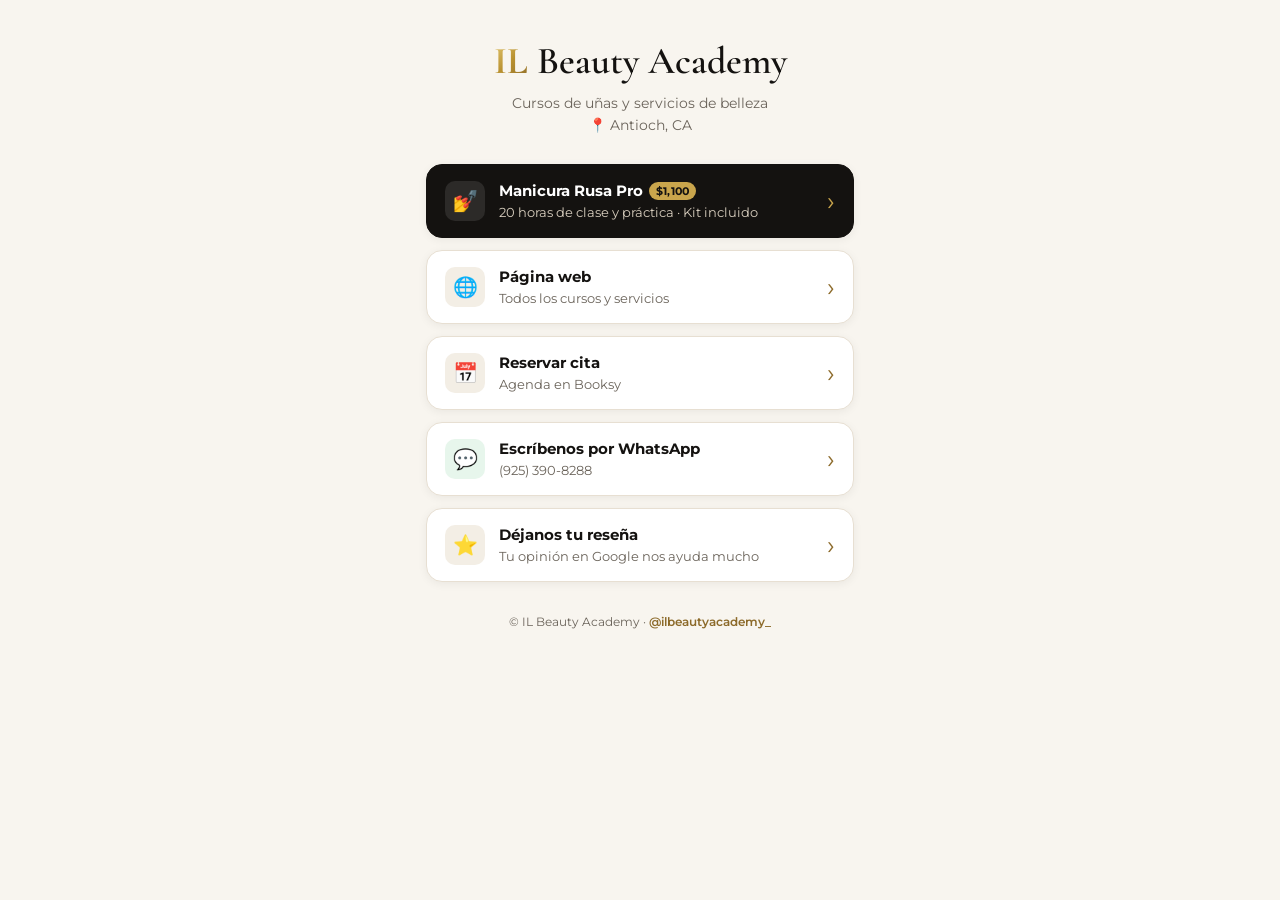
<file: links/index.html>
<!DOCTYPE html>
<html lang="es">
<head>
<meta charset="UTF-8"/>
<meta name="viewport" content="width=device-width, initial-scale=1.0"/>
<meta name="color-scheme" content="light only"/>
<title>IL Beauty Academy · Links</title>
<meta name="description" content="Cursos de uñas, citas y productos recomendados de IL Beauty Academy en Antioch, CA."/>
<link rel="icon" type="image/png" sizes="32x32" href="/img/icon-32.png?v=3"/>
<link rel="apple-touch-icon" sizes="180x180" href="/img/icon-180.png?v=3"/>
<meta property="og:type" content="website"/>
<meta property="og:title" content="IL Beauty Academy · Links"/>
<meta property="og:description" content="Cursos de uñas, citas y productos recomendados de IL Beauty Academy en Antioch, CA."/>
<meta property="og:url" content="https://www.ilbeautyacademy.com/links"/>
<meta property="og:site_name" content="IL Beauty Academy"/>
<meta property="og:image" content="https://www.ilbeautyacademy.com/img/og-image.jpg"/>
<meta property="og:image:secure_url" content="https://www.ilbeautyacademy.com/img/og-image.jpg"/>
<meta property="og:image:type" content="image/jpeg"/>
<meta property="og:image:width" content="1200"/>
<meta property="og:image:height" content="630"/>
<meta property="og:image:alt" content="IL Beauty Academy · Antioch, California"/>
<meta name="twitter:card" content="summary_large_image"/>
<meta name="twitter:image" content="https://www.ilbeautyacademy.com/img/og-image.jpg"/>
<link rel="preconnect" href="https://fonts.googleapis.com"/>
<link rel="preconnect" href="https://fonts.gstatic.com" crossorigin/>
<link href="https://fonts.googleapis.com/css2?family=Cormorant+Garamond:wght@500;600;700&family=Montserrat:wght@400;500;600;700&display=swap" rel="stylesheet"/>
<style>
  :root{--bg:#F8F5EF;--ink:#141210;--muted:#6b645b;--gold:#8C6A2A;--gold-2:#C9A54C;--line:#e7dfd2;}
  *,*::before,*::after{box-sizing:border-box;margin:0;padding:0;}
  html{background:var(--bg);}
  body{background:var(--bg);color:var(--ink);font-family:'Montserrat',Arial,sans-serif;-webkit-font-smoothing:antialiased;min-height:100vh;}
  .page{max-width:460px;margin:0 auto;padding:40px 16px 32px;}
  header{text-align:center;margin-bottom:28px;}
  .logo{font-family:'Cormorant Garamond',Georgia,serif;font-size:64px;font-weight:700;line-height:1;letter-spacing:.02em;
    background:linear-gradient(135deg,#E9CF7A 0%,#B8902F 50%,#8C6A2A 100%);-webkit-background-clip:text;background-clip:text;color:transparent;display:inline-block;}
  h1{font-family:'Cormorant Garamond',Georgia,serif;font-size:38px;font-weight:600;line-height:1.15;margin:0 0 8px;}
  h1 .il{font-weight:700;background:linear-gradient(135deg,#E9CF7A 0%,#B8902F 50%,#8C6A2A 100%);-webkit-background-clip:text;background-clip:text;color:transparent;}
  .sub{font-size:14px;line-height:1.6;color:var(--muted);}
  .links{display:flex;flex-direction:column;gap:12px;}
  .btn{display:flex;align-items:center;gap:14px;background:#fff;border:1px solid var(--line);border-radius:16px;padding:16px 18px;
    text-decoration:none;color:var(--ink);box-shadow:0 2px 10px rgba(20,18,16,.06);transition:transform .2s,box-shadow .2s;}
  .btn:hover{transform:translateY(-1px);box-shadow:0 8px 22px rgba(20,18,16,.12);}
  .btn:focus-visible{outline:2px solid var(--gold-2);outline-offset:3px;}
  .ic{flex:none;width:40px;height:40px;border-radius:10px;background:#f3eee5;display:flex;align-items:center;justify-content:center;font-size:20px;line-height:1;}
  .tx{flex:1;min-width:0;display:flex;flex-direction:column;gap:3px;}
  .tt{font-size:15px;font-weight:700;line-height:1.3;display:flex;align-items:center;flex-wrap:wrap;gap:6px;}
  .st{font-size:12.5px;line-height:1.4;color:var(--muted);}
  .ar{flex:none;font-size:26px;line-height:1;color:var(--gold);}
  .tag{display:inline-block;background:var(--gold-2);color:var(--ink);font-size:11px;font-weight:700;padding:2px 7px;border-radius:999px;letter-spacing:.02em;}
  .btn.featured{background:var(--ink);border-color:var(--ink);color:#fff;}
  .btn.featured .ic{background:rgba(255,255,255,.1);}
  .btn.featured .st{color:#d9cfbf;}
  .btn.featured .ar{color:var(--gold-2);}
  .ic.wa{background:#e7f6ec;}
  .disclosure{font-size:11.5px;line-height:1.5;color:var(--muted);text-align:center;margin-top:14px;}
  footer{text-align:center;font-size:12px;color:var(--muted);margin-top:32px;}
  footer a{color:var(--gold);text-decoration:none;font-weight:600;}
  footer a:hover{text-decoration:underline;}
</style>
<!-- Meta Pixel -->
<script>
!function(f,b,e,v,n,t,s){if(f.fbq)return;n=f.fbq=function(){n.callMethod?
n.callMethod.apply(n,arguments):n.queue.push(arguments)};if(!f._fbq)f._fbq=n;
n.push=n;n.loaded=!0;n.version='2.0';n.queue=[];t=b.createElement(e);t.async=!0;
t.src=v;s=b.getElementsByTagName(e)[0];s.parentNode.insertBefore(t,s)}(window,
document,'script','https://connect.facebook.net/en_US/fbevents.js');
fbq('init','1121499000759709');
fbq('track','PageView');
</script>
<noscript><img height="1" width="1" style="display:none" alt="" src="https://www.facebook.com/tr?id=1121499000759709&ev=PageView&noscript=1"/></noscript>
<!-- End Meta Pixel -->
</head>
<body>
<main class="page">
  <header>
    <h1><span class="il">IL</span> Beauty Academy</h1>
    <p class="sub">Cursos de uñas y servicios de belleza<br/>📍 Antioch, CA</p>
  </header>

  <nav class="links" aria-label="Enlaces">
    <a class="btn featured" href="https://www.ilbeautyacademy.com/manicura-rusa-pro/" data-title="Manicura Rusa Pro">
      <span class="ic" aria-hidden="true">💅</span>
      <span class="tx"><span class="tt">Manicura Rusa Pro <span class="tag">$1,100</span></span><span class="st">20 horas de clase y práctica · Kit incluido</span></span>
      <span class="ar" aria-hidden="true">›</span>
    </a>
    <a class="btn" href="https://www.ilbeautyacademy.com/" data-title="Página web">
      <span class="ic" aria-hidden="true">🌐</span>
      <span class="tx"><span class="tt">Página web</span><span class="st">Todos los cursos y servicios</span></span>
      <span class="ar" aria-hidden="true">›</span>
    </a>
    <a class="btn" href="https://ilbeautyacademy.booksy.com/ig" data-title="Reservar cita">
      <span class="ic" aria-hidden="true">📅</span>
      <span class="tx"><span class="tt">Reservar cita</span><span class="st">Agenda en Booksy</span></span>
      <span class="ar" aria-hidden="true">›</span>
    </a>
    <a class="btn" href="https://wa.me/19253908288?text=Hola%2C%20vengo%20de%20Instagram%20y%20quiero%20informaci%C3%B3n" target="_blank" rel="noopener" data-title="Escríbenos por WhatsApp" data-whatsapp>
      <span class="ic wa" aria-hidden="true">💬</span>
      <span class="tx"><span class="tt">Escríbenos por WhatsApp</span><span class="st">(925) 390-8288</span></span>
      <span class="ar" aria-hidden="true">›</span>
    </a>
    <a class="btn" href="https://maps.app.goo.gl/Nvr8jfuTZx42Pjn4A" target="_blank" rel="noopener" data-title="Déjanos tu reseña">
      <span class="ic" aria-hidden="true">⭐</span>
      <span class="tx"><span class="tt">Déjanos tu reseña</span><span class="st">Tu opinión en Google nos ayuda mucho</span></span>
      <span class="ar" aria-hidden="true">›</span>
    </a>
    <!-- BOTÓN DE AMAZON (oculto). Para activarlo: reemplaza AMAZON_LINK_AQUI por tu link y quita los comentarios.
    <a class="btn" href="AMAZON_LINK_AQUI" target="_blank" rel="nofollow sponsored noopener" data-title="Mis productos favoritos">
      <span class="ic" aria-hidden="true">🛍️</span>
      <span class="tx"><span class="tt">Mis productos favoritos</span><span class="st">Lo que uso y recomiendo · Amazon</span></span>
      <span class="ar" aria-hidden="true">›</span>
    </a>
    -->
  </nav>
  <!-- AVISO DE AMAZON (oculto). Actívalo junto con el botón de Amazon.
  <p class="disclosure">Como afiliada de Amazon, gano comisiones por compras que califican.</p>
  -->

  <footer>© IL Beauty Academy · <a href="https://www.instagram.com/ilbeautyacademy_/" target="_blank" rel="noopener">@ilbeautyacademy_</a></footer>
</main>

<script>
/* Píxel: Contact para WhatsApp; LinkClick (personalizado) para los demás botones */
document.querySelectorAll('.links .btn').forEach(function(a){
  a.addEventListener('click',function(){
    if(typeof fbq!=='function')return;
    if(a.hasAttribute('data-whatsapp')) fbq('track','Contact',{content_name:'Links · WhatsApp'});
    else fbq('trackCustom','LinkClick',{link:a.getAttribute('data-title')});
  });
});
</script>
</body>
</html>
</file>
<file: typography.css>
/* Clear reading text and aligned figures; preserve the academy's serif identity. */
:root{--font-reading:Arial,Helvetica,sans-serif;}
body{font-family:var(--font-reading);font-variant-numeric:lining-nums tabular-nums;}
button,input,select,textarea{font:inherit;}
.display{font-weight:500;line-height:1.12;}
.course-body h3{font-weight:600;line-height:1.2;}
.course-price,.hero-badge .n,.trust-item .t,.curriculum-title{
  font-family:var(--font-reading);
  font-variant-numeric:lining-nums tabular-nums;
  font-weight:600;
  letter-spacing:0;
}
.course-price{font-size:1.75rem;line-height:1.3;white-space:nowrap;}
.course-sub{font-size:.78rem;line-height:1.5;letter-spacing:.025em;text-transform:none;color:var(--ink-soft);}
.course-short,.course ul li,.curriculum-list li{font-size:.9rem;line-height:1.7;}
.curriculum-title{font-size:1rem;}
.nav-links a,.nav-cta,.btn,.course-btn,.curriculum-btn,.curriculum-back{letter-spacing:.08em;}
.course-btn,.curriculum-btn,.curriculum-back{font-size:.72rem;}
.eyebrow{font-size:.7rem;letter-spacing:.18em;}

/* ---------- Legibilidad: contraste y tamaños mínimos ---------- */
/* Dorado y gris un poco más oscuros para que el texto pequeño se lea bien (contraste 4.5:1 o más) */
:root{--gold-deep:#86671d;--gray:#6f695f;}
/* Estrellas con el dorado oscuro para que se vean sobre fondo blanco */
.stars,.rev .s{color:var(--gold-deep);}
/* Tarjetas de servicios: sombra más fuerte para leer el texto sobre la foto */
.serv::after{background:linear-gradient(to top,rgba(17,17,17,0.88),rgba(17,17,17,0.35) 55%,rgba(17,17,17,0.05) 85%);}
.serv-cap h4{text-shadow:0 1px 8px rgba(0,0,0,.45);}
/* Ninguna letra por debajo de 12px */
.hero-badge .l,.trust-item .s,.course-tag,.serv-cap .link,.rating .cnt,.rev .who,.rev .svc,
.foot-addr,.foot-links a,.foot-copy,.curriculum-back,.modal-wa,.course-btn,.hero-meta,.msub,.pbadge,.dist-seal{font-size:.75rem;}
.eyebrow{font-size:.75rem;}
.nav-links a{font-size:.75rem;}
.nav-cta{font-size:.72rem;}
.btn{font-size:.75rem;}
.curriculum-btn{font-size:.75rem;}
.rev .svc{color:var(--ink-soft);}
.curriculum-back,.curriculum-back:link,.curriculum-back:visited,.curriculum-back:hover,.curriculum-back:focus,.curriculum-back:active{font-size:.75rem;}
/* Menú en pantallas medianas (tablets): que quepa en una sola línea */
@media (min-width:769px) and (max-width:1180px){
  nav{padding:1rem 1.6rem;}
  .logo{font-size:1.15rem;letter-spacing:.1em;white-space:nowrap;}
  .nav-links{gap:1.1rem;}
  .nav-links a{font-size:.7rem;letter-spacing:.04em;}
  .nav-cta{padding:.6rem 1rem;}
}
@media (min-width:769px) and (max-width:899px){
  .logo{font-size:1rem;letter-spacing:.06em;}
  .nav-links{gap:.8rem;}
  .nav-links a{font-size:.66rem;letter-spacing:.02em;}
}
.serv-cap .link{letter-spacing:.06em;white-space:nowrap;}
</file>
<file: site.css>
/* Logo con monograma y selector de idioma (compartido por todas las páginas) */
.logo{display:inline-flex;align-items:center;gap:.7rem;white-space:nowrap;}
.logo .logo-mark{display:inline-flex;align-items:center;justify-content:center;width:2.2rem;height:2.2rem;flex:none;
  background:var(--ink);color:var(--gold);font-family:'Cormorant Garamond',serif;font-weight:600;font-size:1.05rem;letter-spacing:.04em;
  box-shadow:inset 0 0 0 2px var(--ink),inset 0 0 0 3px var(--gold);}
.logo .logo-text{color:var(--ink);}

nav{gap:1.2rem;}
.nav-links{margin-left:auto;}
.lang-switch{display:flex;flex:none;border:1px solid var(--line);}
.lang-switch button{font:600 .75rem/1 'Montserrat',Arial,sans-serif;letter-spacing:.08em;min-width:44px;min-height:36px;padding:0 .6rem;
  border:0;background:transparent;color:var(--ink-soft);cursor:pointer;}
.lang-switch button[aria-pressed="true"]{background:var(--ink);color:#fff;}
.lang-switch button:focus-visible{outline:2px solid var(--gold-deep);outline-offset:2px;}

@media (max-width:768px){
  nav{gap:.6rem;}
  .logo{gap:.55rem;font-size:1.05rem;letter-spacing:.1em;}
  .logo .logo-mark{width:2rem;height:2rem;font-size:.95rem;}
  .lang-switch{margin-left:auto;}
  .lang-switch button{min-height:40px;min-width:40px;padding:0 .4rem;}
}
@media (max-width:360px){
  .logo .logo-text{font-size:.9rem;letter-spacing:.06em;}
}
@media (min-width:769px) and (max-width:1180px){
  .logo .logo-mark{width:1.9rem;height:1.9rem;font-size:.9rem;}
}
/* Tablets pequeñas: solo el monograma para que el menú quepa en una línea */
@media (min-width:769px) and (max-width:960px){
  .logo .logo-text{display:none;}
}

/* Ubicación con mapa */
.visit{background:var(--paper-2);border-top:1px solid var(--line);border-bottom:1px solid var(--line);}
.visit-grid{display:grid;grid-template-columns:0.85fr 1.15fr;gap:3.5rem;align-items:center;}
.visit-info .eyebrow{display:block;margin-bottom:1rem;}
.visit-info h2{font-size:clamp(2rem,4.2vw,3.4rem);}
.visit-info .rule{margin:1.4rem 0 1.8rem;}
.visit-addr{font-size:1.05rem;line-height:1.7;color:var(--ink);font-weight:500;}
.visit-note{font-size:.9rem;color:var(--ink-soft);margin:.6rem 0 2rem;}
.visit-ctas{display:flex;gap:.8rem;flex-wrap:wrap;}
.visit-map{border:1px solid var(--line);box-shadow:0 18px 44px rgba(20,17,13,0.08);background:#fff;}
.visit-map iframe{display:block;width:100%;height:380px;border:0;}
a.foot-addr{text-decoration:none;}
a.foot-addr:hover{color:var(--gold-deep);text-decoration:underline;}
@media (max-width:768px){
  .visit{padding:4.5rem 1.2rem;}
  .visit-grid{grid-template-columns:1fr;gap:2.2rem;}
  .visit-map iframe{height:300px;}
  .visit-ctas .btn{flex:1;text-align:center;padding:1rem 1.2rem;}
}

/* Reseñas de Google en vivo */
.rev-live .who a{color:inherit;text-decoration:none;}
.rev-live .who a:hover{text-decoration:underline;}
.rev-links{display:flex;gap:.8rem;justify-content:center;flex-wrap:wrap;margin-top:2.4rem;}

/* Graduadas: galería de fotos reales + video de clase */
.grads-intro{max-width:600px;margin:1.6rem auto 0;color:var(--ink-soft);font-size:.95rem;line-height:1.85;}
.grads-grid{display:grid;grid-template-columns:repeat(4,1fr);gap:1rem;}
.grad{margin:0;position:relative;overflow:hidden;border-radius:8px;background:var(--paper-2);aspect-ratio:3/4;}
.grad img,.grad video{width:100%;height:100%;object-fit:cover;display:block;transition:transform .6s;}
.grad:hover img{transform:scale(1.04);}
.grad-video{grid-row:span 2;aspect-ratio:auto;}
.grad figcaption{position:absolute;left:.9rem;bottom:.9rem;background:rgba(255,255,255,.94);color:var(--gold-deep);
  font-size:.75rem;font-weight:600;letter-spacing:.12em;text-transform:uppercase;padding:.4rem .75rem;border-radius:4px;}
.grads-hint{display:none;}
.grads-cta{text-align:center;margin-top:2.6rem;}
@media (max-width:768px){
  /* En el celular: carrusel horizontal que se desliza con el dedo */
  .grads-grid{display:flex;overflow-x:auto;scroll-snap-type:x mandatory;gap:.8rem;margin:0 -1.2rem;padding:0 1.2rem .4rem;
    -webkit-overflow-scrolling:touch;scrollbar-width:none;}
  .grads-grid::-webkit-scrollbar{display:none;}
  .grad,.grad-video{flex:0 0 74%;aspect-ratio:3/4;scroll-snap-align:center;}
  .grads-hint{display:block;text-align:center;font-size:.75rem;color:var(--gray);margin-top:.9rem;letter-spacing:.06em;}
}

/* Menú móvil cerrado: sin sombra, para que no se asome una franja gris en el borde derecho */
@media (max-width:768px){
  .nav-links{box-shadow:none;visibility:hidden;transition:transform .35s,visibility 0s linear .35s;}
  #navtog:checked ~ .nav-links{box-shadow:-20px 0 60px rgba(20,17,13,.12);visibility:visible;transition:transform .35s;}
}

/* Bloque final unido (primer paso + ubicación) y franja enlazada */
.visit-info .visit-note{margin:0 0 1.6rem;line-height:1.85;}
.visit-info .visit-small{font-size:.85rem;color:var(--gray);margin:.3rem 0 2rem;}
a.trust-link{text-decoration:none;color:inherit;display:block;transition:background .2s;}
a.trust-link:hover{background:rgba(201,168,76,.08);}
@media (max-width:768px){ .visit-ctas .btn{flex:1 1 100%;} }

/* Portada unida: foto de Lorena con marco + título, historia y botones */
.intro{background:var(--paper-2);padding:9rem 2rem 5.5rem;border-bottom:1px solid var(--line);}
.intro .inst-text .eyebrow{margin-bottom:1rem;}
.intro .inst-text h1{font-size:clamp(2.4rem,4.4vw,4rem);margin-bottom:1.2rem;color:var(--ink);}
.intro .intro-who{font-size:.8rem;letter-spacing:.12em;text-transform:uppercase;color:var(--ink-soft);margin-bottom:1rem;}
.intro .hero-ctas{margin-top:2.2rem;}
@media (max-width:768px){
  .intro{padding:6.4rem 1.2rem 3.4rem;}
  .intro .inst-photo img{max-height:none;aspect-ratio:4/5;}
  .intro .inst-text h1{font-size:clamp(2.1rem,8.2vw,3.2rem);}
  .intro .hero-ctas .btn{flex:1 1 auto;text-align:center;padding:1rem 1.2rem;}
}
.intro .inst-photo img{height:auto;aspect-ratio:4/5;object-position:center 12%;}
@media (max-width:768px){
  /* Foto más baja en el celular para que el título se vea al abrir la página */
  .intro .inst-photo img{aspect-ratio:auto;height:44vh;min-height:260px;object-position:center 18%;}
  .intro .inst-grid{gap:1.8rem;}
}

/* Ventajas: franja oscura con íconos dorados (reemplaza la tabla de datos) */
.perks{background:var(--ink);color:#fff;}
.perks-in{max-width:1180px;margin:0 auto;display:grid;grid-template-columns:repeat(4,1fr);gap:1.2rem;padding:2.2rem 2rem;}
.perk{display:flex;align-items:center;gap:1rem;color:inherit;text-decoration:none;padding:.4rem 0;}
.perk-ic{flex:none;width:3rem;height:3rem;border-radius:50%;border:1px solid rgba(201,168,76,.55);display:flex;align-items:center;justify-content:center;color:var(--gold);transition:background .25s,color .25s;}
.perk-ic svg{width:1.4rem;height:1.4rem;fill:none;stroke:currentColor;stroke-width:1.4;stroke-linecap:round;stroke-linejoin:round;}
.perk-tx{display:flex;flex-direction:column;gap:.2rem;line-height:1.3;}
.perk-tx strong{font-family:'Cormorant Garamond',Georgia,serif;font-weight:600;font-size:1.25rem;letter-spacing:.01em;color:#fff;}
.perk-tx span{font-size:.8rem;color:rgba(255,255,255,.72);}
a.perk:hover .perk-ic{background:var(--gold);color:var(--ink);}
@media (max-width:900px){
  .perks-in{grid-template-columns:repeat(2,1fr);gap:1.4rem 1rem;padding:2rem 1.2rem;}
}
@media (max-width:380px){
  .perk{gap:.7rem;}
  .perk-ic{width:2.6rem;height:2.6rem;}
  .perk-tx strong{font-size:1.1rem;}
}
@media (max-width:600px){
  .perks-in{gap:1.8rem .8rem;padding:2.2rem 1rem;}
  .perk{flex-direction:column;text-align:center;gap:.7rem;padding:0;}
  .perk-ic{width:2.8rem;height:2.8rem;}
  .perk-tx{align-items:center;}
  .perk-tx strong{font-size:1.15rem;}
  .perk-tx span{font-size:.78rem;}
}

/* Mapa con etiqueta Suite 205 y botones Google / Apple Maps */
.visit-map{position:relative;}
.map-suite{position:absolute;top:.75rem;right:.75rem;display:inline-flex;align-items:center;gap:.4rem;background:var(--ink);color:#fff;
  font-size:.8rem;font-weight:600;letter-spacing:.06em;padding:.55rem .85rem;border-radius:4px;box-shadow:0 6px 18px rgba(20,17,13,.25);pointer-events:none;}
.map-suite svg{width:1rem;height:1rem;fill:none;stroke:var(--gold);stroke-width:1.8;stroke-linecap:round;stroke-linejoin:round;}
.map-btns{display:grid;grid-template-columns:1fr 1fr;gap:.8rem;margin-top:1rem;}
.map-btns .btn{text-align:center;padding:1rem .8rem;}

/* Logo real: letras IL doradas */
img.logo-mark{display:block;width:2.4rem;height:2.4rem;flex:none;object-fit:cover;background:#000;border-radius:3px;box-shadow:0 2px 8px rgba(20,17,13,.18);}
@media (max-width:768px){ img.logo-mark{width:2.2rem;height:2.2rem;} }
@media (min-width:769px) and (max-width:1180px){ img.logo-mark{width:2.1rem;height:2.1rem;} }

/* Logo IL dorado sobre fondo blanco (sin cuadro negro) */
img.logo-mark{background:transparent;box-shadow:none;border-radius:0;object-fit:contain;width:2.6rem;height:2.6rem;}
@media (max-width:768px){ img.logo-mark{width:2.4rem;height:2.4rem;} }
@media (min-width:769px) and (max-width:1180px){ img.logo-mark{width:2.3rem;height:2.3rem;} }
.logo img.logo-mark{background:transparent;box-shadow:none;border-radius:0;}

/* Ventajas en claro: fondo blanco, títulos negros, íconos dorados */
.perks{background:#fff;color:var(--ink);border-top:1px solid var(--line);border-bottom:1px solid var(--line);}
.perk-ic{border:1.5px solid var(--gold);color:var(--gold-deep);}
.perk-ic svg{stroke-width:1.5;}
.perk-tx strong{color:var(--ink);}
.perk-tx span{color:var(--gray);}
a.perk:hover .perk-ic{background:var(--gold);color:#fff;}

/* Teléfono: botón para llamar y número en el pie de página */
.foot-phone{font-size:.8rem;letter-spacing:.08em;color:var(--ink);text-decoration:none;font-weight:600;}
.foot-phone:hover{color:var(--gold-deep);text-decoration:underline;}
.visit-ctas{display:grid;grid-template-columns:1fr;max-width:380px;}
.visit-ctas .btn{text-align:center;}
@media (max-width:768px){ .visit-ctas{max-width:none;} }

/* Horario */
.hours{background:#fff;border:1px solid var(--line);border-left:3px solid var(--gold);padding:1rem 1.2rem;margin:0 0 1.6rem;max-width:380px;}
.hours-head{display:flex;justify-content:space-between;align-items:center;gap:.8rem;margin-bottom:.55rem;}
.hours-title{font-size:.75rem;font-weight:600;letter-spacing:.14em;text-transform:uppercase;color:var(--gold-deep);}
.hours-now{font-size:.72rem;font-weight:600;padding:.25rem .6rem;border-radius:999px;}
.hours-now.is-open{background:#e7f4ea;color:#1e6b34;}
.hours-now.is-closed{background:#f6e9e7;color:#8a2f22;}
.hours-row{display:flex;justify-content:space-between;gap:1rem;font-size:.9rem;color:var(--ink);padding:.25rem 0;}
.hours-row span:last-child{font-variant-numeric:tabular-nums;color:var(--ink-soft);}
.foot-hours{font-size:.75rem;color:var(--ink-soft);letter-spacing:.04em;}
@media (max-width:768px){ .hours{max-width:none;} }

/* Aviso legal: capacitación, no licencia */
.legal-note{max-width:820px;margin:0 auto 2.6rem;background:#fff;border:1px solid var(--line);border-left:3px solid var(--gold);padding:1rem 1.2rem;font-size:.88rem;line-height:1.7;color:var(--ink-soft);}
.legal-note strong{color:var(--ink);}
.legal-note a,.faq .ans a{color:var(--gold-deep);}
.foot-legal{max-width:560px;font-size:.75rem;line-height:1.6;color:var(--gray);}
.legal-note{text-align:left;}

/* ===== Oferta Black Friday (páginas de curso) ===== */
body.bf-over .bf-on{display:none !important;}
body:not(.bf-over) .bf-off{display:none !important;}
.bf-hero{background:var(--paper-2);padding:8.5rem 2rem 4.5rem;border-bottom:1px solid var(--line);}
.bf-grid{display:grid;grid-template-columns:0.9fr 1.1fr;gap:3.5rem;align-items:center;}
.bf-photo{position:relative;}
.bf-photo img{width:100%;height:auto;aspect-ratio:4/5;object-fit:cover;box-shadow:0 18px 44px rgba(20,17,13,.12);}
.bf-badge{position:absolute;top:1rem;left:1rem;background:var(--ink);color:#fff;font-size:.8rem;font-weight:700;letter-spacing:.16em;text-transform:uppercase;padding:.6rem 1rem;}
.bf-info .eyebrow{display:block;margin-bottom:1rem;}
.bf-info h1{font-size:clamp(2.6rem,5vw,4.2rem);margin-bottom:1rem;color:var(--ink);}
.bf-format{font-size:1rem;line-height:1.8;color:var(--ink-soft);margin-bottom:1.4rem;}
.bf-format strong{color:var(--ink);font-weight:600;}
.bf-price{display:flex;align-items:baseline;flex-wrap:wrap;gap:.4rem 1rem;margin-bottom:1.4rem;}
.bf-old{font-size:1.4rem;color:var(--gray);text-decoration:line-through;}
.bf-new{font-family:var(--font-reading,Arial);font-size:3rem;font-weight:700;color:var(--ink);line-height:1;}
.bf-save{background:var(--gold);color:var(--ink);font-size:.8rem;font-weight:700;letter-spacing:.06em;padding:.4rem .7rem;border-radius:3px;}
.bf-count{margin-bottom:1.6rem;}
.bf-count-label{font-size:.75rem;font-weight:600;letter-spacing:.14em;text-transform:uppercase;color:var(--gold-deep);margin-bottom:.6rem;}
.bf-boxes{display:grid;grid-template-columns:repeat(4,minmax(0,4.6rem));gap:.6rem;}
.bf-boxes div{background:#fff;border:1.5px solid var(--gold);text-align:center;padding:.65rem .3rem .55rem;}
.bf-boxes b{display:block;font-size:1.8rem;font-weight:700;line-height:1;color:var(--ink);font-variant-numeric:tabular-nums;}
.bf-boxes span{display:block;font-size:.72rem;color:var(--gray);margin-top:.3rem;text-transform:uppercase;letter-spacing:.08em;}
.bf-ended{background:#fff;border-left:3px solid var(--gold);padding:1rem 1.2rem;margin-bottom:1.6rem;color:var(--ink-soft);line-height:1.7;}
.bf-ended strong{color:var(--ink);}
.bf-ctas{display:grid;gap:.8rem;max-width:380px;}
.bf-ctas .btn{text-align:center;}
.bf-center{margin:0 auto;}
.bf-terms{font-size:.8rem;color:var(--gray);margin-top:1rem;line-height:1.6;}
.bf-details .bf-intro{max-width:680px;margin:1.6rem auto 0;color:var(--ink-soft);font-size:.95rem;line-height:1.85;}
.bf-format-cards{display:grid;grid-template-columns:repeat(3,1fr);gap:1rem;margin-bottom:2.6rem;}
.bf-fc{background:var(--paper-2);border:1px solid var(--line);border-top:2px solid var(--gold);padding:1.2rem 1.3rem;display:flex;flex-direction:column;gap:.3rem;}
.bf-fc strong{font-family:'Cormorant Garamond',Georgia,serif;font-size:1.35rem;font-weight:600;color:var(--ink);}
.bf-fc span{font-size:.88rem;color:var(--ink-soft);}
.bf-cols{display:grid;grid-template-columns:1fr 1fr;gap:2.4rem;margin-bottom:2.6rem;}
.bf-col h3{font-family:'Cormorant Garamond',Georgia,serif;font-size:1.5rem;font-weight:600;margin:0 0 .8rem;}
.bf-col h3+ul+h3{margin-top:1.6rem;}
.bf-list{list-style:none;padding:0;margin:0;}
.bf-list li{font-size:.92rem;color:var(--ink-soft);padding:.45rem 0 .45rem 1.3rem;position:relative;border-bottom:1px solid var(--line);line-height:1.55;}
.bf-list li::before{content:"";position:absolute;left:0;top:.95em;width:6px;height:6px;background:var(--gold);transform:rotate(45deg);}
.bf-checks li{padding-left:0;}
.bf-checks li::before{display:none;}
.bf-bottom{text-align:center;display:flex;flex-direction:column;align-items:center;gap:1rem;}
.bf-bottom .bf-price{justify-content:center;margin:0;}
.bf-bottom .bf-ctas{width:100%;}
.bf-all{font-size:.85rem;color:var(--gold-deep);}
/* Etiqueta de oferta en la tarjeta de /cursos */
.bf-chip{display:inline-block;margin:-.3rem 0 1rem;background:var(--ink);color:#fff !important;text-decoration:none;font-size:.78rem;font-weight:600;letter-spacing:.04em;padding:.5rem .8rem;border-radius:3px;}
.bf-chip:hover{background:var(--gold-deep);}
@media (max-width:860px){
  .bf-hero{padding:6.4rem 1.2rem 3.4rem;}
  .bf-grid{grid-template-columns:1fr;gap:2rem;}
  .bf-photo img{aspect-ratio:auto;height:44vh;min-height:260px;}
  .bf-boxes{grid-template-columns:repeat(4,1fr);}
  .bf-ctas{max-width:none;}
  .bf-format-cards,.bf-cols{grid-template-columns:1fr;}
}
.bf-day{font-size:.8rem;font-weight:700;letter-spacing:.1em;text-transform:uppercase;color:var(--gold-deep);margin:1.4rem 0 .3rem;}
.bf-col h3+.bf-day{margin-top:.4rem;}

/* ===== Manicura Rusa Pro: inicio flexible, video, reseñas, preguntas y barra fija ===== */
.bf-flex{background:#fff;border:1px solid var(--line);border-left:3px solid var(--gold);padding:1rem 1.2rem;margin:0 0 1.6rem;max-width:520px;}
.bf-flex-items{display:flex;flex-wrap:wrap;gap:.5rem 1.4rem;margin-bottom:.5rem;}
.bf-flex-items span{font-weight:700;font-size:.95rem;color:var(--ink);}
.bf-flex p{font-size:.88rem;line-height:1.7;color:var(--ink-soft);margin:0;}
.bf-flex-center{margin:0 auto 2rem;max-width:720px;text-align:center;}
.bf-flex-center .bf-flex-items{justify-content:center;}
.bf-format-cards{grid-template-columns:repeat(4,1fr);}
.bf-video-sec{background:var(--ink);padding:3rem 2rem;}
.bf-video{width:min(100%,calc(80vh * 9 / 16));max-width:440px;aspect-ratio:9/16;margin:0 auto;background:#000;overflow:hidden;}
.bf-video video{display:block;width:100%;height:100%;object-fit:cover;}
.bf-reviews{background:var(--paper-2);border-top:1px solid var(--line);border-bottom:1px solid var(--line);}
.bf-rev-grid{grid-template-columns:repeat(3,1fr);}
.bf-rev-more{text-align:center;margin-top:2.2rem;}
.bf-faq .faq .ans a{color:var(--gold-deep);font-weight:600;}
.bf-sticky{display:none;}
@media (max-width:1000px){ .bf-format-cards{grid-template-columns:repeat(2,1fr);} .bf-rev-grid{grid-template-columns:1fr;} }
@media (max-width:860px){ .bf-format-cards{grid-template-columns:1fr;} }
@media (max-width:768px){
  .bf-video-sec{padding:0;}
  .bf-video{width:100%;max-width:none;max-height:80vh;}
  .bf-flex{max-width:none;}
  .bf-sticky{display:flex;align-items:center;justify-content:space-between;gap:.8rem;position:fixed;left:0;right:0;bottom:0;z-index:190;
    background:#fff;border-top:1px solid var(--line);box-shadow:0 -6px 20px rgba(20,17,13,.12);padding:.65rem 1rem calc(.65rem + env(safe-area-inset-bottom));}
  .bf-sticky-txt{font-weight:700;font-size:.95rem;color:var(--ink);white-space:nowrap;}
  .bf-sticky-btn{background:#15803d;color:#fff !important;text-decoration:none;font-weight:700;font-size:.85rem;padding:.8rem 1rem;border-radius:6px;white-space:nowrap;}
  body:has(.bf-sticky){padding-bottom:calc(76px + env(safe-area-inset-bottom));}
}
.bf section[id]{scroll-margin-top:84px;}
.bf-video-ph{display:block;width:100%;height:100%;object-fit:cover;}

/* Manicura Rusa Pro: línea de 20 horas + kit, y bloque de 20 horas */
.bf-highlight{display:inline-block;background:var(--gold);color:var(--ink);font-weight:700;font-size:.95rem;line-height:1.5;padding:.5rem .9rem;margin:0 0 1.1rem;border-radius:3px;}
.bf-hours{max-width:720px;margin:-1rem auto 2rem;text-align:center;font-size:.95rem;line-height:1.7;color:var(--ink-soft);background:#fff;border:1px solid var(--line);padding:.9rem 1.2rem;}
.bf-hours strong{color:var(--ink);}

/* Tarjetas de cursos: etiqueta larga y línea que diferencia cada curso */
.course-tag{max-width:calc(100% - 2rem);white-space:normal;line-height:1.4;}
.course-diff{font-size:.88rem;font-weight:600;color:var(--ink);line-height:1.55;margin:-.3rem 0 1rem;padding-left:.7rem;border-left:2px solid var(--gold);}
</file>
